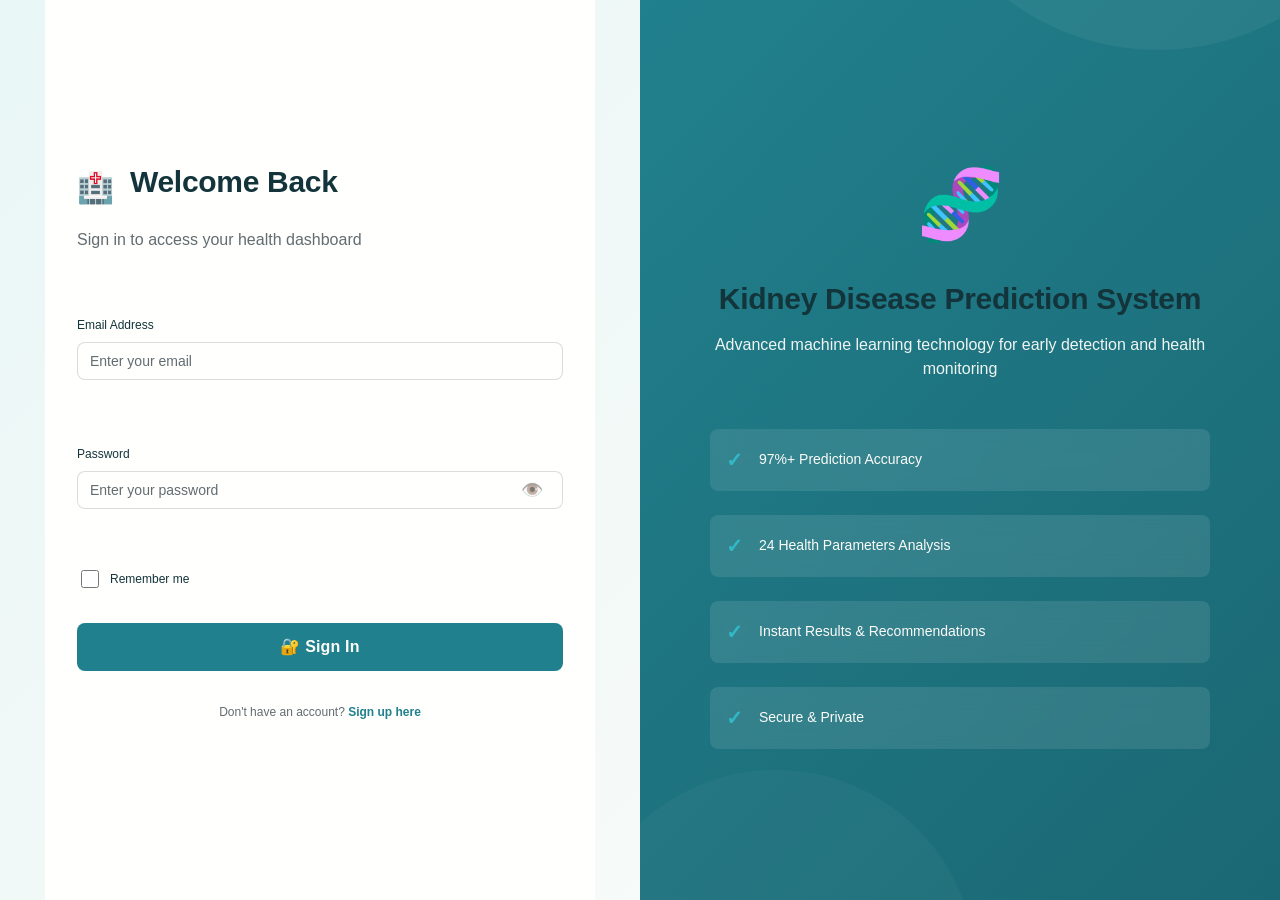
<file: Kidney_Disease_App/frontend/index.html>
<!DOCTYPE html>
<html lang="en">
<head>
    <meta charset="UTF-8">
    <meta name="viewport" content="width=device-width, initial-scale=1.0">
    <title>Kidney Disease Prediction - Login</title>
    <link rel="stylesheet" href="auth-style.css">
</head>
<body>
    <!-- Toast Container -->
    <div id="toastContainer" class="toast-container"></div>

    <!-- Login Page -->
    <div id="loginPage" class="auth-page active">
        <div class="auth-container">
            <!-- Left Side - Login Form -->
            <div class="auth-box">
                <div class="auth-header">
                    <div class="logo-section">
                        <span class="logo-icon">🏥</span>
                        <h1>Welcome Back</h1>
                    </div>
                    <p>Sign in to access your health dashboard</p>
                </div>

                <form id="loginForm" class="auth-form">
                    <div class="form-group">
                        <label for="loginEmail">Email Address</label>
                        <input 
                            type="email" 
                            id="loginEmail" 
                            placeholder="Enter your email"
                            autocomplete="email"
                            required
                        >
                        <span id="loginEmailError" class="error-message"></span>
                    </div>

                    <div class="form-group">
                        <label for="loginPassword">Password</label>
                        <div class="password-input-group">
                            <input 
                                type="password" 
                                id="loginPassword" 
                                placeholder="Enter your password"
                                autocomplete="current-password"
                                required
                            >
                            <button 
                                type="button" 
                                class="toggle-password" 
                                onclick="togglePasswordVisibility('loginPassword')"
                                aria-label="Toggle password visibility"
                            >
                                👁️
                            </button>
                        </div>
                        <span id="loginPasswordError" class="error-message"></span>
                    </div>

                    <div class="form-options">
                        <label class="remember-me">
                            <input type="checkbox" id="rememberMe">
                            <span>Remember me</span>
                        </label>
                    </div>

                    <button type="submit" class="btn btn-primary btn-large">
                        🔐 Sign In
                    </button>
                </form>

                <div class="auth-footer">
                    <p>Don't have an account? 
                        <button type="button" class="link-btn" onclick="switchToSignup()">
                            Sign up here
                        </button>
                    </p>
                </div>
            </div>

            <!-- Right Side - Banner -->
            <div class="auth-banner">
                <div class="banner-content">
                    <div class="banner-icon">🧬</div>
                    <h2>Kidney Disease Prediction System</h2>
                    <p>Advanced machine learning technology for early detection and health monitoring</p>
                    <div class="features-list">
                        <div class="feature-item">
                            <span class="feature-icon">✓</span>
                            <span>97%+ Prediction Accuracy</span>
                        </div>
                        <div class="feature-item">
                            <span class="feature-icon">✓</span>
                            <span>24 Health Parameters Analysis</span>
                        </div>
                        <div class="feature-item">
                            <span class="feature-icon">✓</span>
                            <span>Instant Results & Recommendations</span>
                        </div>
                        <div class="feature-item">
                            <span class="feature-icon">✓</span>
                            <span>Secure & Private</span>
                        </div>
                    </div>
                </div>
            </div>
        </div>
    </div>

    <!-- Signup Page -->
    <div id="signupPage" class="auth-page">
        <div class="auth-container">
            <!-- Left Side - Signup Form -->
            <div class="auth-box">
                <div class="auth-header">
                    <div class="logo-section">
                        <span class="logo-icon">🏥</span>
                        <h1>Create Account</h1>
                    </div>
                    <p>Join us to start your health monitoring journey</p>
                </div>

                <form id="signupForm" class="auth-form">
                    <div class="form-group">
                        <label for="signupName">Full Name</label>
                        <input 
                            type="text" 
                            id="signupName" 
                            placeholder="Enter your full name"
                            autocomplete="name"
                            required
                        >
                        <span id="signupNameError" class="error-message"></span>
                    </div>

                    <div class="form-group">
                        <label for="signupEmail">Email Address</label>
                        <input 
                            type="email" 
                            id="signupEmail" 
                            placeholder="Enter your email"
                            autocomplete="email"
                            required
                        >
                        <span id="signupEmailError" class="error-message"></span>
                    </div>

                    <div class="form-group">
                        <label for="signupPassword">Password</label>
                        <div class="password-input-group">
                            <input 
                                type="password" 
                                id="signupPassword" 
                                placeholder="Create a strong password"
                                autocomplete="new-password"
                                required
                            >
                            <button 
                                type="button" 
                                class="toggle-password" 
                                onclick="togglePasswordVisibility('signupPassword')"
                                aria-label="Toggle password visibility"
                            >
                                👁️
                            </button>
                        </div>
                        <div class="password-strength">
                            <div class="strength-bar"></div>
                        </div>
                        <span id="signupPasswordError" class="error-message"></span>
                    </div>

                    <div class="form-group">
                        <label for="signupConfirmPassword">Confirm Password</label>
                        <div class="password-input-group">
                            <input 
                                type="password" 
                                id="signupConfirmPassword" 
                                placeholder="Re-enter your password"
                                autocomplete="new-password"
                                required
                            >
                            <button 
                                type="button" 
                                class="toggle-password" 
                                onclick="togglePasswordVisibility('signupConfirmPassword')"
                                aria-label="Toggle password visibility"
                            >
                                👁️
                            </button>
                        </div>
                        <span id="signupConfirmPasswordError" class="error-message"></span>
                    </div>

                    <button type="submit" class="btn btn-primary btn-large">
                        🚀 Create Account
                    </button>
                </form>

                <div class="auth-footer">
                    <p>Already have an account? 
                        <button type="button" class="link-btn" onclick="switchToLogin()">
                            Sign in here
                        </button>
                    </p>
                </div>
            </div>

            <!-- Right Side - Banner -->
            <div class="auth-banner">
                <div class="banner-content">
                    <div class="banner-icon">🧬</div>
                    <h2>Advanced Health Analytics</h2>
                    <p>Powered by cutting-edge machine learning algorithms for accurate kidney disease risk assessment</p>
                    <div class="features-list">
                        <div class="feature-item">
                            <span class="feature-icon">✓</span>
                            <span>Free Account & Unlimited Predictions</span>
                        </div>
                        <div class="feature-item">
                            <span class="feature-icon">✓</span>
                            <span>Evidence-Based Recommendations</span>
                        </div>
                        <div class="feature-item">
                            <span class="feature-icon">✓</span>
                            <span>Medical-Grade Analysis</span>
                        </div>
                        <div class="feature-item">
                            <span class="feature-icon">✓</span>
                            <span>HIPAA Compliant Platform</span>
                        </div>
                    </div>
                </div>
            </div>
        </div>
    </div>

    <script src="auth-script.js"></script>
</body>
</html>
</file>
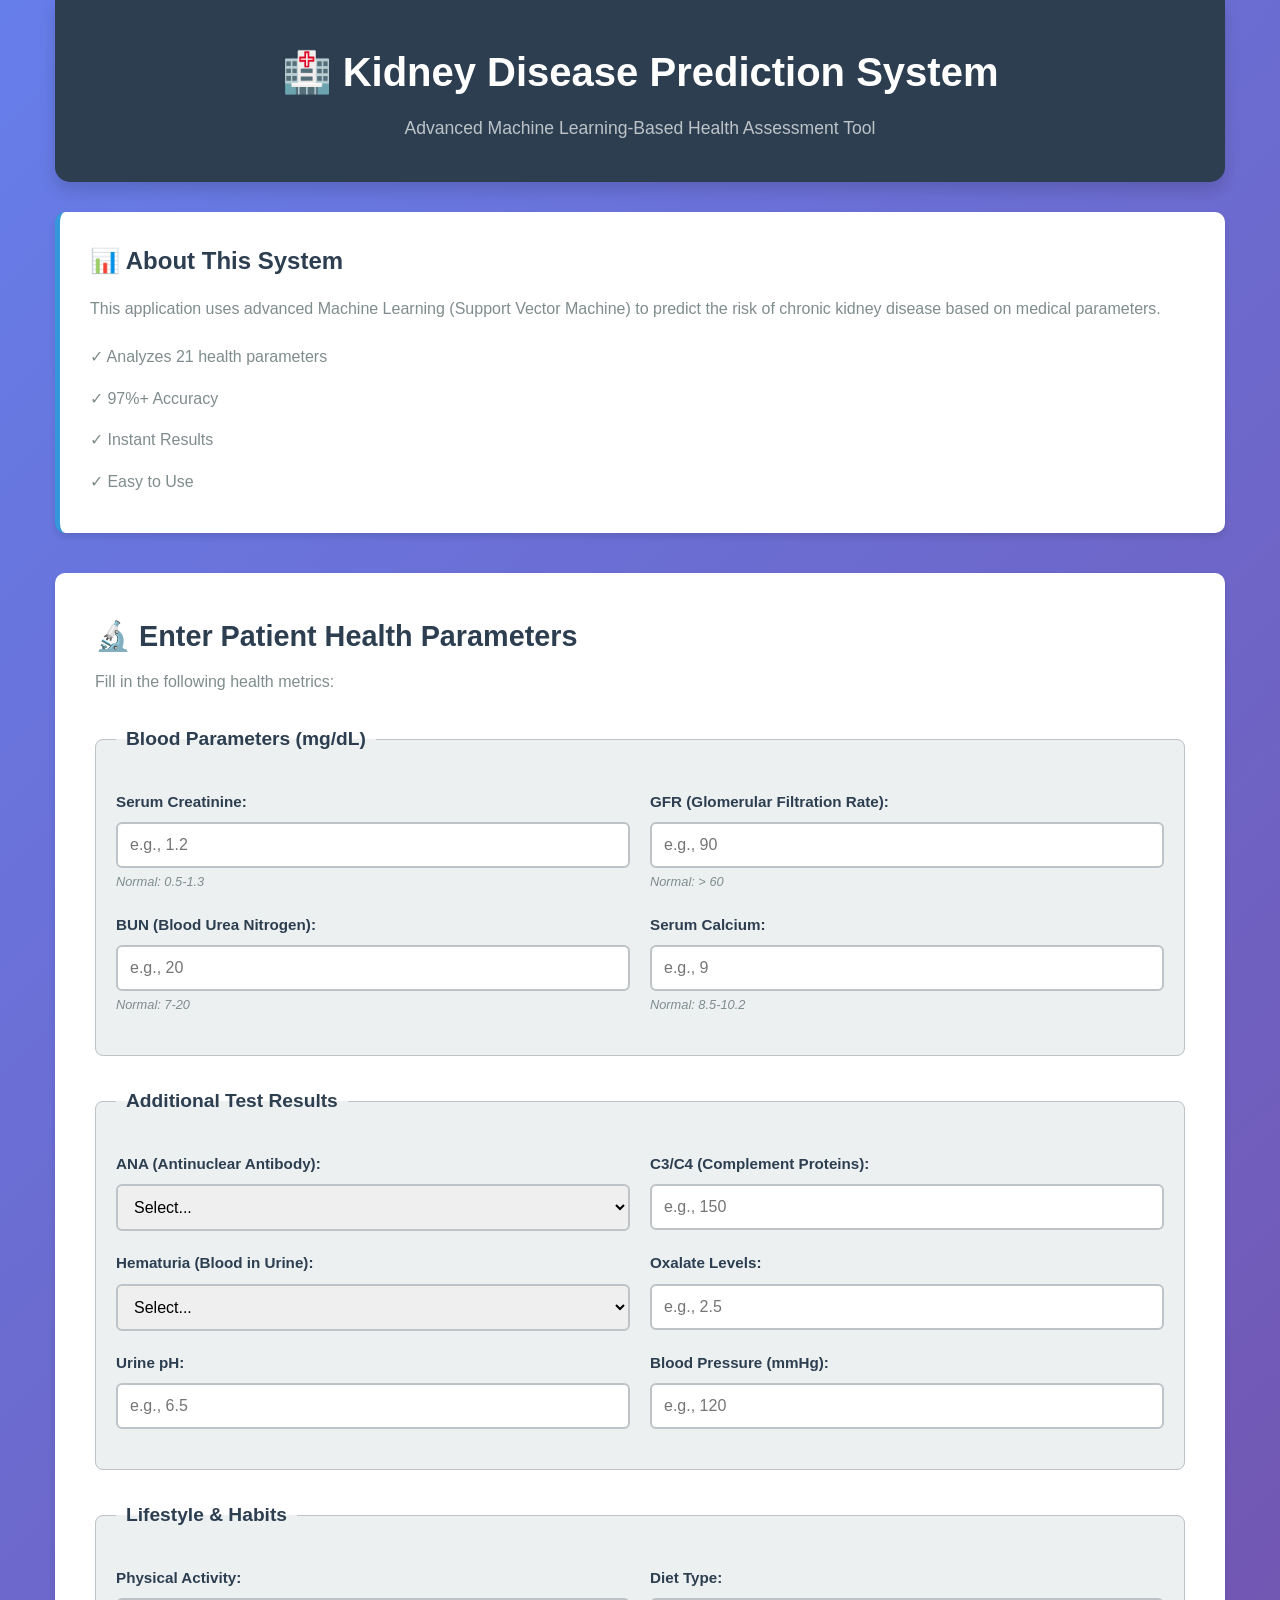
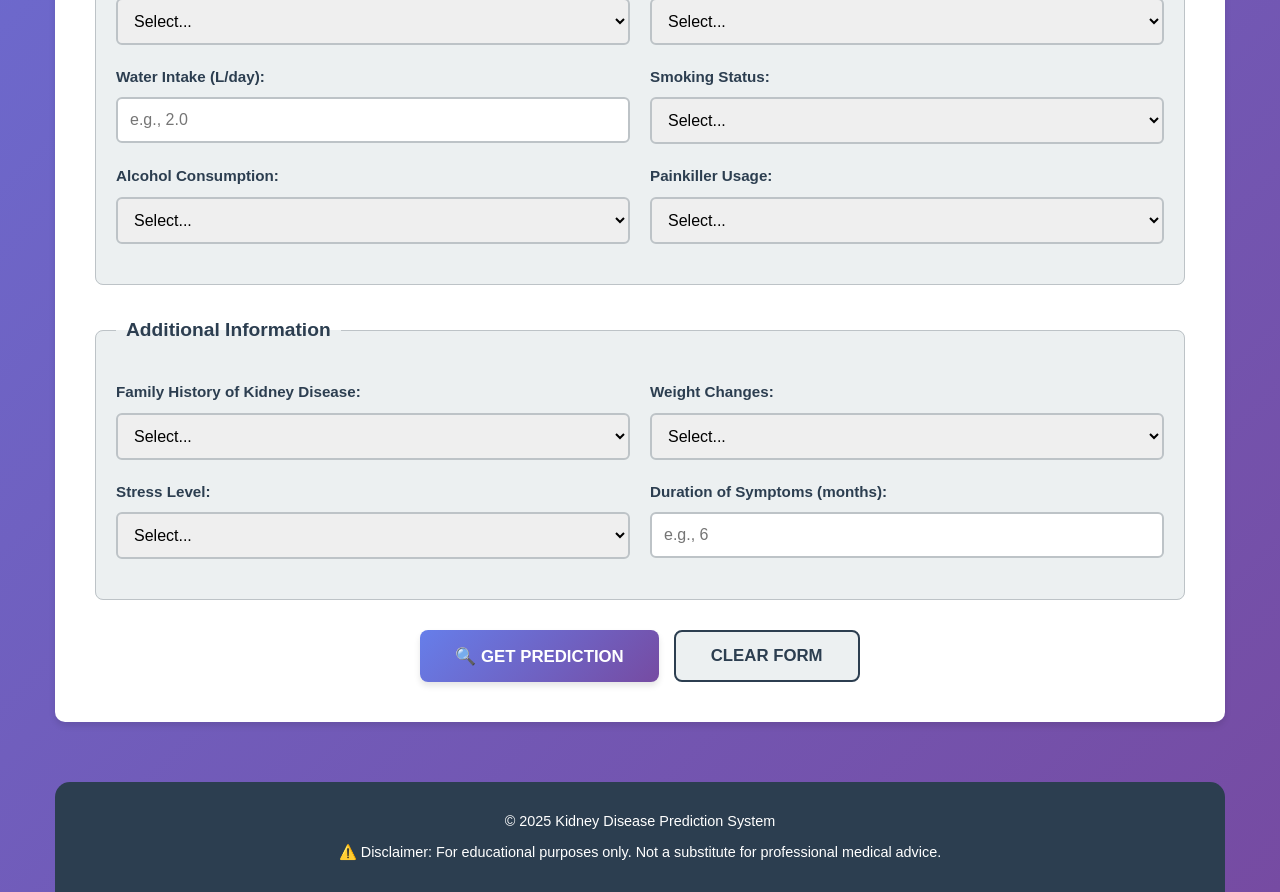
<file: Kidney_Disease_App/frontend_backup/index.html>
<!DOCTYPE html>
<html lang="en">
<head>
    <meta charset="UTF-8">
    <meta name="viewport" content="width=device-width, initial-scale=1.0">
    <title>Kidney Disease Prediction System</title>
    <link rel="stylesheet" href="style.css">
</head>
<body>
    <div class="container">
        <!-- Header -->
        <header class="header">
            <div class="header-content">
                <h1>🏥 Kidney Disease Prediction System</h1>
                <p>Advanced Machine Learning-Based Health Assessment Tool</p>
            </div>
        </header>

        <!-- Main Content -->
        <main class="main-content">
            <!-- Information Section -->
            <section class="info-section">
                <div class="info-card">
                    <h2>📊 About This System</h2>
                    <p>This application uses advanced Machine Learning (Support Vector Machine) to predict the risk of chronic kidney disease based on medical parameters.</p>
                    <ul>
                        <li>✓ Analyzes 21 health parameters</li>
                        <li>✓ 97%+ Accuracy</li>
                        <li>✓ Instant Results</li>
                        <li>✓ Easy to Use</li>
                    </ul>
                </div>
            </section>

            <!-- Prediction Form Section -->
            <section class="form-section">
                <div class="form-container">
                    <h2>🔬 Enter Patient Health Parameters</h2>
                    <p class="form-subtitle">Fill in the following health metrics:</p>
                    
                    <form id="predictionForm">
                        <!-- Blood Parameters -->
                        <fieldset class="form-group">
                            <legend>Blood Parameters (mg/dL)</legend>
                            
                            <div class="form-row">
                                <div class="form-col">
                                    <label for="serum_creatinine">Serum Creatinine:</label>
                                    <input type="number" id="serum_creatinine" name="serum_creatinine" step="0.01" min="0" max="10" placeholder="e.g., 1.2" required>
                                    <span class="hint">Normal: 0.5-1.3</span>
                                </div>
                                <div class="form-col">
                                    <label for="gfr">GFR (Glomerular Filtration Rate):</label>
                                    <input type="number" id="gfr" name="gfr" step="0.1" min="0" max="150" placeholder="e.g., 90" required>
                                    <span class="hint">Normal: > 60</span>
                                </div>
                            </div>

                            <div class="form-row">
                                <div class="form-col">
                                    <label for="bun">BUN (Blood Urea Nitrogen):</label>
                                    <input type="number" id="bun" name="bun" step="0.1" min="0" max="200" placeholder="e.g., 20" required>
                                    <span class="hint">Normal: 7-20</span>
                                </div>
                                <div class="form-col">
                                    <label for="serum_calcium">Serum Calcium:</label>
                                    <input type="number" id="serum_calcium" name="serum_calcium" step="0.1" min="0" max="15" placeholder="e.g., 9" required>
                                    <span class="hint">Normal: 8.5-10.2</span>
                                </div>
                            </div>
                        </fieldset>

                        <!-- Test Results -->
                        <fieldset class="form-group">
                            <legend>Additional Test Results</legend>
                            
                            <div class="form-row">
                                <div class="form-col">
                                    <label for="ana">ANA (Antinuclear Antibody):</label>
                                    <select id="ana" name="ana" required>
                                        <option value="">Select...</option>
                                        <option value="0">Negative (0)</option>
                                        <option value="1">Positive (1)</option>
                                    </select>
                                </div>
                                <div class="form-col">
                                    <label for="c3_c4">C3/C4 (Complement Proteins):</label>
                                    <input type="number" id="c3_c4" name="c3_c4" step="0.1" min="0" max="200" placeholder="e.g., 150" required>
                                </div>
                            </div>

                            <div class="form-row">
                                <div class="form-col">
                                    <label for="hematuria">Hematuria (Blood in Urine):</label>
                                    <select id="hematuria" name="hematuria" required>
                                        <option value="">Select...</option>
                                        <option value="0">Absent (0)</option>
                                        <option value="1">Present (1)</option>
                                    </select>
                                </div>
                                <div class="form-col">
                                    <label for="oxalate_levels">Oxalate Levels:</label>
                                    <input type="number" id="oxalate_levels" name="oxalate_levels" step="0.1" min="0" max="10" placeholder="e.g., 2.5" required>
                                </div>
                            </div>

                            <div class="form-row">
                                <div class="form-col">
                                    <label for="urine_ph">Urine pH:</label>
                                    <input type="number" id="urine_ph" name="urine_ph" step="0.1" min="3" max="9" placeholder="e.g., 6.5" required>
                                </div>
                                <div class="form-col">
                                    <label for="blood_pressure">Blood Pressure (mmHg):</label>
                                    <input type="number" id="blood_pressure" name="blood_pressure" step="0.1" min="0" max="250" placeholder="e.g., 120" required>
                                </div>
                            </div>
                        </fieldset>

                        <!-- Lifestyle Factors -->
                        <fieldset class="form-group">
                            <legend>Lifestyle & Habits</legend>
                            
                            <div class="form-row">
                                <div class="form-col">
                                    <label for="physical_activity">Physical Activity:</label>
                                    <select id="physical_activity" name="physical_activity" required>
                                        <option value="">Select...</option>
                                        <option value="daily">Daily</option>
                                        <option value="weekly">Weekly</option>
                                        <option value="rarely">Rarely</option>
                                    </select>
                                </div>
                                <div class="form-col">
                                    <label for="diet">Diet Type:</label>
                                    <select id="diet" name="diet" required>
                                        <option value="">Select...</option>
                                        <option value="high protein">High Protein</option>
                                        <option value="low salt">Low Salt</option>
                                        <option value="balanced">Balanced</option>
                                    </select>
                                </div>
                            </div>

                            <div class="form-row">
                                <div class="form-col">
                                    <label for="water_intake">Water Intake (L/day):</label>
                                    <input type="number" id="water_intake" name="water_intake" step="0.1" min="0" max="5" placeholder="e.g., 2.0" required>
                                </div>
                                <div class="form-col">
                                    <label for="smoking">Smoking Status:</label>
                                    <select id="smoking" name="smoking" required>
                                        <option value="">Select...</option>
                                        <option value="yes">Yes</option>
                                        <option value="no">No</option>
                                    </select>
                                </div>
                            </div>

                            <div class="form-row">
                                <div class="form-col">
                                    <label for="alcohol">Alcohol Consumption:</label>
                                    <select id="alcohol" name="alcohol" required>
                                        <option value="">Select...</option>
                                        <option value="never">Never</option>
                                        <option value="occasionally">Occasionally</option>
                                        <option value="daily">Daily</option>
                                    </select>
                                </div>
                                <div class="form-col">
                                    <label for="painkiller_usage">Painkiller Usage:</label>
                                    <select id="painkiller_usage" name="painkiller_usage" required>
                                        <option value="">Select...</option>
                                        <option value="yes">Yes</option>
                                        <option value="no">No</option>
                                    </select>
                                </div>
                            </div>
                        </fieldset>

                        <!-- Additional Information -->
                        <fieldset class="form-group">
                            <legend>Additional Information</legend>
                            
                            <div class="form-row">
                                <div class="form-col">
                                    <label for="family_history">Family History of Kidney Disease:</label>
                                    <select id="family_history" name="family_history" required>
                                        <option value="">Select...</option>
                                        <option value="yes">Yes</option>
                                        <option value="no">No</option>
                                    </select>
                                </div>
                                <div class="form-col">
                                    <label for="weight_changes">Weight Changes:</label>
                                    <select id="weight_changes" name="weight_changes" required>
                                        <option value="">Select...</option>
                                        <option value="gain">Gain</option>
                                        <option value="loss">Loss</option>
                                        <option value="stable">Stable</option>
                                    </select>
                                </div>
                            </div>

                            <div class="form-row">
                                <div class="form-col">
                                    <label for="stress_level">Stress Level:</label>
                                    <select id="stress_level" name="stress_level" required>
                                        <option value="">Select...</option>
                                        <option value="low">Low</option>
                                        <option value="moderate">Moderate</option>
                                        <option value="high">High</option>
                                    </select>
                                </div>
                                <div class="form-col">
                                    <label for="months">Duration of Symptoms (months):</label>
                                    <input type="number" id="months" name="months" step="1" min="0" max="60" placeholder="e.g., 6" required>
                                </div>
                            </div>
                        </fieldset>

                        <!-- Buttons -->
                        <div class="button-group">
                            <button type="submit" class="btn btn-primary">🔍 Get Prediction</button>
                            <button type="reset" class="btn btn-secondary">Clear Form</button>
                        </div>
                    </form>
                </div>
            </section>
        </main>

        <!-- Footer -->
        <footer class="footer">
            <p>&copy; 2025 Kidney Disease Prediction System</p>
            <p>⚠️ Disclaimer: For educational purposes only. Not a substitute for professional medical advice.</p>
        </footer>
    </div>

    <script src="script.js"></script>
</body>
</html>
</file>
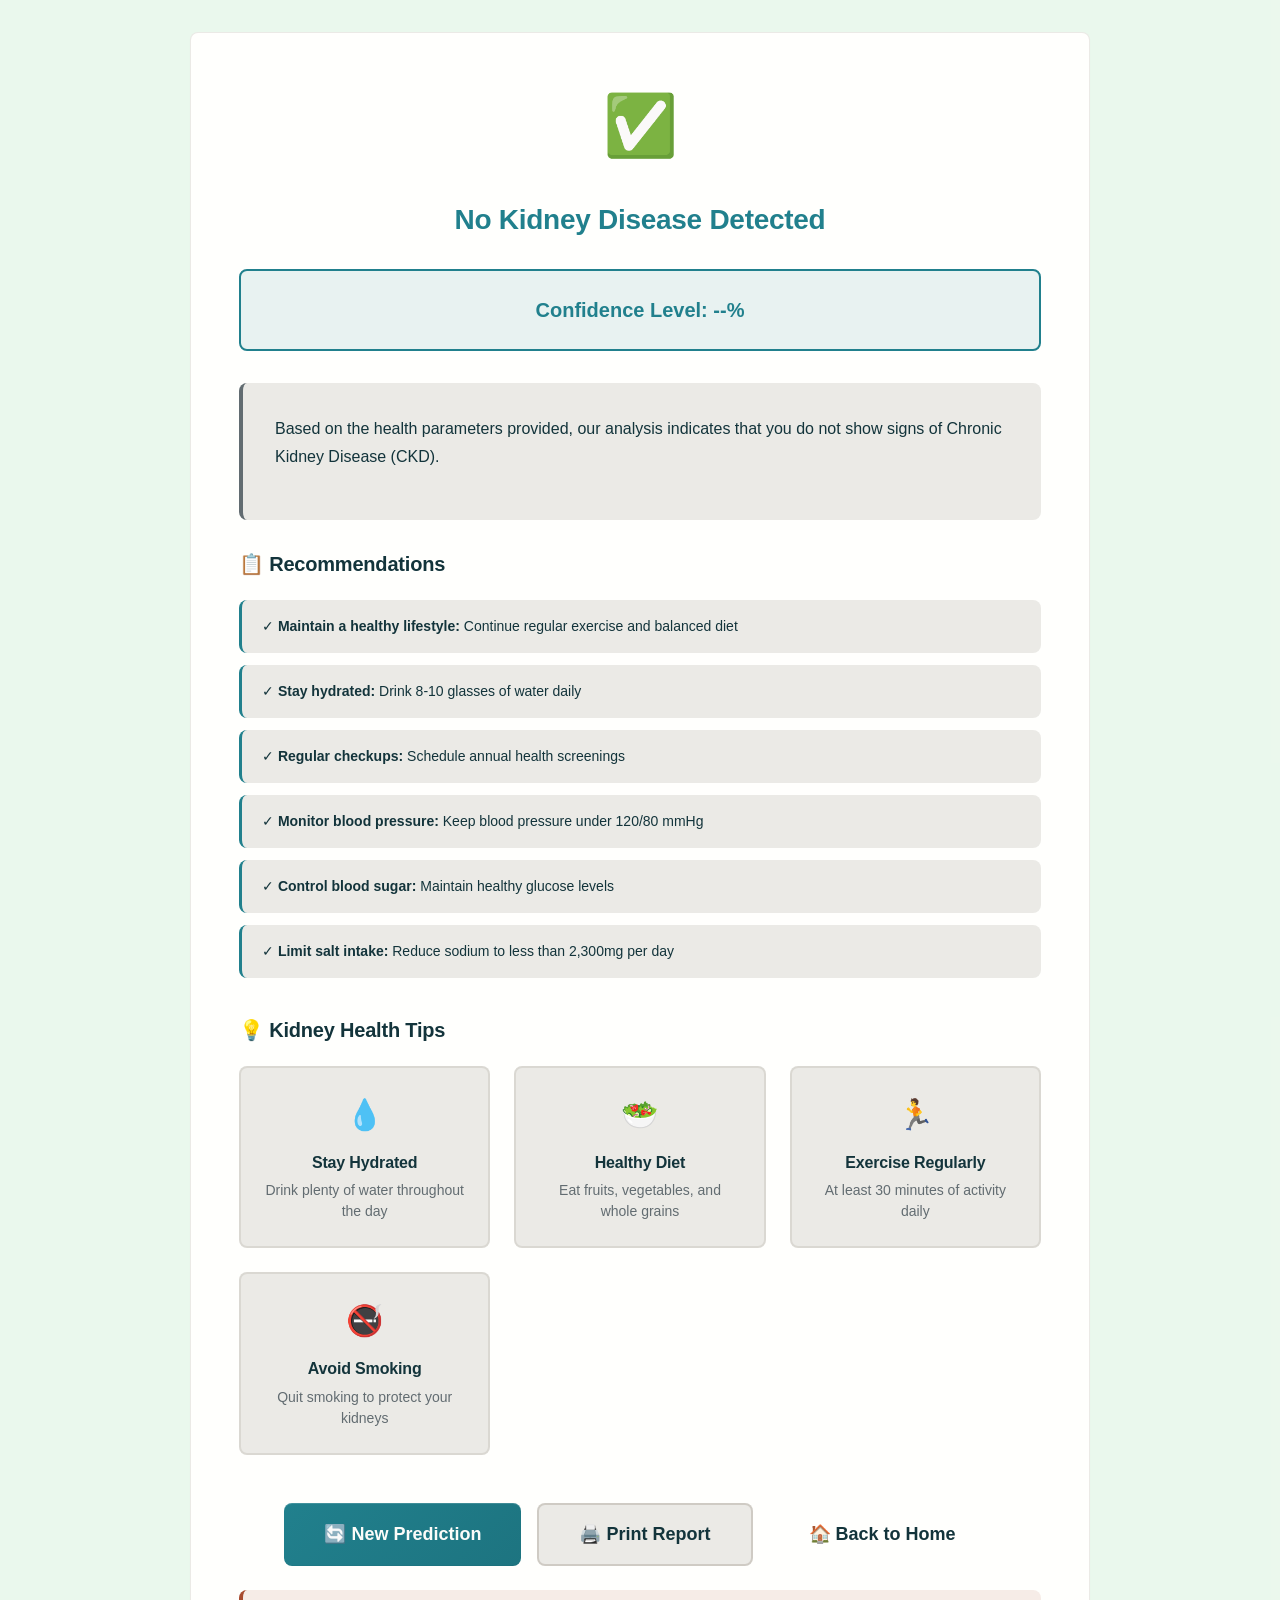
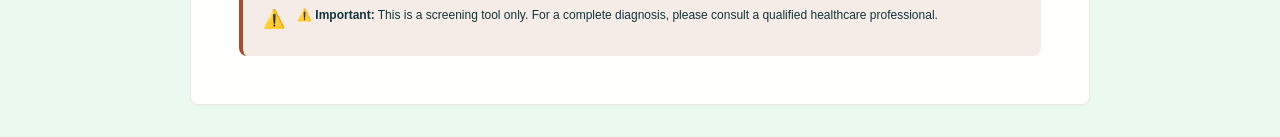
<file: Kidney_Disease_App/frontend/healthy.html>
<!DOCTYPE html>
<html lang="en">
<head>
    <meta charset="UTF-8">
    <meta name="viewport" content="width=device-width, initial-scale=1.0">
    <title>Healthy Result - Kidney Disease Prediction</title>
    <link rel="stylesheet" href="prediction-style.css">
</head>
<body>
    <div class="result-container healthy-bg">
        <div class="result-card">
            <div class="result-icon success">
                <span class="icon-large">✅</span>
            </div>
            
            <h1 class="result-title success">No Kidney Disease Detected</h1>
            
            <div class="confidence-badge success">
                <span class="confidence-label">Confidence Level:</span>
                <span class="confidence-value" id="confidenceValue">--</span>%
            </div>
            
            <div class="result-message">
                <p>Based on the health parameters provided, our analysis indicates that you do not show signs of Chronic Kidney Disease (CKD).</p>
            </div>
            
            <div class="recommendations">
                <h3>📋 Recommendations</h3>
                <ul>
                    <li>✓ <strong>Maintain a healthy lifestyle:</strong> Continue regular exercise and balanced diet</li>
                    <li>✓ <strong>Stay hydrated:</strong> Drink 8-10 glasses of water daily</li>
                    <li>✓ <strong>Regular checkups:</strong> Schedule annual health screenings</li>
                    <li>✓ <strong>Monitor blood pressure:</strong> Keep blood pressure under 120/80 mmHg</li>
                    <li>✓ <strong>Control blood sugar:</strong> Maintain healthy glucose levels</li>
                    <li>✓ <strong>Limit salt intake:</strong> Reduce sodium to less than 2,300mg per day</li>
                </ul>
            </div>
            
            <div class="health-tips">
                <h3>💡 Kidney Health Tips</h3>
                <div class="tips-grid">
                    <div class="tip-card">
                        <span class="tip-icon">💧</span>
                        <h4>Stay Hydrated</h4>
                        <p>Drink plenty of water throughout the day</p>
                    </div>
                    <div class="tip-card">
                        <span class="tip-icon">🥗</span>
                        <h4>Healthy Diet</h4>
                        <p>Eat fruits, vegetables, and whole grains</p>
                    </div>
                    <div class="tip-card">
                        <span class="tip-icon">🏃</span>
                        <h4>Exercise Regularly</h4>
                        <p>At least 30 minutes of activity daily</p>
                    </div>
                    <div class="tip-card">
                        <span class="tip-icon">🚭</span>
                        <h4>Avoid Smoking</h4>
                        <p>Quit smoking to protect your kidneys</p>
                    </div>
                </div>
            </div>
            
            <div class="action-buttons">
                <button class="btn btn--primary btn--lg" onclick="window.location.href='prediction.html'">
                    🔄 New Prediction
                </button>
                <button class="btn btn--secondary btn--lg" onclick="window.print()">
                    🖨️ Print Report
                </button>
                <button class="btn btn--outline btn--lg" onclick="window.location.href='index.html'">
                    🏠 Back to Home
                </button>
            </div>
            
            <div class="disclaimer">
                <p><strong>⚠️ Important:</strong> This is a screening tool only. For a complete diagnosis, please consult a qualified healthcare professional.</p>
            </div>
        </div>
    </div>
    
    <script>
        // Get confidence from URL parameter
        const urlParams = new URLSearchParams(window.location.search);
        const confidence = urlParams.get('confidence');
        
        if (confidence) {
            document.getElementById('confidenceValue').textContent = parseFloat(confidence).toFixed(2);
        }
    </script>
</body>
</html>
</file>
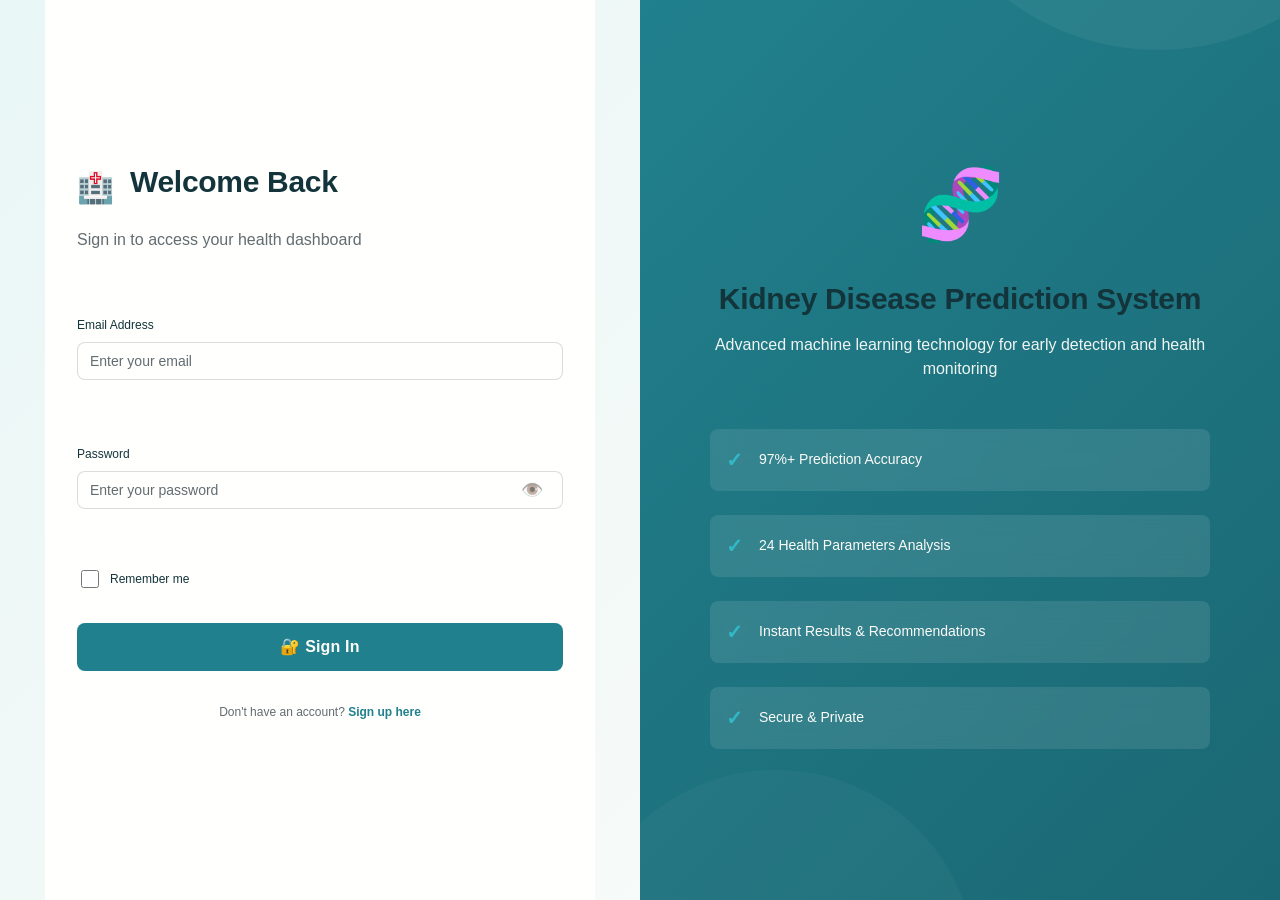
<file: Kidney_Disease_App/frontend/prediction.html>
<!DOCTYPE html>
<html lang="en">
<head>
    <meta charset="UTF-8">
    <meta name="viewport" content="width=device-width, initial-scale=1.0">
    <title>Kidney Disease Prediction</title>
    <link rel="stylesheet" href="prediction-style.css">
</head>
<body>
    <!-- Header -->
    <header class="header">
        <div class="header-container">
            <div class="logo">
                <span class="logo-icon">🏥</span>
                <h1>Kidney Disease Prediction</h1>
            </div>
            <div class="header-right">
                <span class="user-greeting" id="userGreeting">Welcome!</span>
                <button class="btn-logout" onclick="handleLogout()">🚪 Logout</button>
            </div>
        </div>
    </header>

    <!-- Main Container -->
    <div class="main-container">
        <!-- Sidebar -->
        <aside class="sidebar">
            <nav class="nav-menu">
                <a href="prediction.html" class="nav-item active">🔬 Prediction</a>
                <a href="#" class="nav-item">📊 History</a>
                <a href="#" class="nav-item">⚙️ Settings</a>
                <a href="#" class="nav-item">❓ Help</a>
            </nav>
        </aside>

        <!-- Main Content -->
        <main class="content">
            <!-- Welcome Section -->
            <section class="welcome-section">
                <h2>🧬 Chronic Kidney Disease Risk Assessment</h2>
                <p class="subtitle">Advanced ML-based diagnostic tool analyzing 24 health parameters</p>
            </section>

            <!-- Info Card -->
            <div class="info-card">
                <h3>📊 About This System</h3>
                <p>Advanced Machine Learning-based assessment tool for chronic kidney disease risk prediction.</p>
                <ul>
                    <li>✓ 24 health parameters analyzed (11 numeric + 13 categorical)</li>
                    <li>✓ 97%+ Accuracy</li>
                    <li>✓ Instant Results</li>
                    <li>✓ Evidence-based recommendations</li>
                </ul>
                <div class="disclaimer">
                    <strong>⚠️ Disclaimer:</strong> This tool is for informational purposes only and should not replace professional medical advice. Always consult with a qualified healthcare provider.
                </div>
            </div>

            <!-- Prediction Form -->
            <form id="predictionForm" class="prediction-form">
                <h3 class="form-title">🔬 Enter Patient Health Parameters</h3>
                <p class="form-subtitle">Fill in the following health metrics (leave blank if not available)</p>

                <!-- NUMERIC FEATURES (11) -->
                <div class="form-section">
                    <h4 class="section-title">📈 Numeric Features</h4>
                    
                    <div class="form-row">
                        <div class="form-group">
                            <label for="age" class="form-label">Age (years)</label>
                            <input type="number" id="age" name="age" class="form-control" placeholder="e.g., 48" min="0" max="120" step="1">
                        </div>
                        
                        <div class="form-group">
                            <label for="bp" class="form-label">Blood Pressure (mm/Hg)</label>
                            <input type="number" id="bp" name="bp" class="form-control" placeholder="e.g., 80" min="0" max="200" step="1">
                        </div>
                    </div>

                    <div class="form-row">
                        <div class="form-group">
                            <label for="sg" class="form-label">Specific Gravity</label>
                            <input type="number" id="sg" name="sg" class="form-control" placeholder="e.g., 1.020" min="1.000" max="1.050" step="0.001">
                        </div>
                        
                        <div class="form-group">
                            <label for="al" class="form-label">Albumin (0-5)</label>
                            <input type="number" id="al" name="al" class="form-control" placeholder="e.g., 0" min="0" max="5" step="1">
                        </div>
                    </div>

                    <div class="form-row">
                        <div class="form-group">
                            <label for="su" class="form-label">Sugar (0-5)</label>
                            <input type="number" id="su" name="su" class="form-control" placeholder="e.g., 0" min="0" max="5" step="1">
                        </div>
                        
                        <div class="form-group">
                            <label for="bgr" class="form-label">Blood Glucose Random (mgs/dl)</label>
                            <input type="number" id="bgr" name="bgr" class="form-control" placeholder="e.g., 121" min="0" max="500" step="1">
                        </div>
                    </div>

                    <div class="form-row">
                        <div class="form-group">
                            <label for="bu" class="form-label">Blood Urea (mgs/dl)</label>
                            <input type="number" id="bu" name="bu" class="form-control" placeholder="e.g., 36" min="0" max="300" step="1">
                        </div>
                        
                        <div class="form-group">
                            <label for="sc" class="form-label">Serum Creatinine (mgs/dl)</label>
                            <input type="number" id="sc" name="sc" class="form-control" placeholder="e.g., 1.2" min="0" max="20" step="0.1">
                        </div>
                    </div>

                    <div class="form-row">
                        <div class="form-group">
                            <label for="sod" class="form-label">Sodium (mEq/L)</label>
                            <input type="number" id="sod" name="sod" class="form-control" placeholder="e.g., 137" min="0" max="200" step="1">
                        </div>
                        
                        <div class="form-group">
                            <label for="pot" class="form-label">Potassium (mEq/L)</label>
                            <input type="number" id="pot" name="pot" class="form-control" placeholder="e.g., 4.6" min="0" max="10" step="0.1">
                        </div>
                    </div>

                    <div class="form-row">
                        <div class="form-group">
                            <label for="hemo" class="form-label">Hemoglobin (gms)</label>
                            <input type="number" id="hemo" name="hemo" class="form-control" placeholder="e.g., 15.4" min="0" max="20" step="0.1">
                        </div>
                    </div>
                </div>

                <!-- CATEGORICAL FEATURES (13) -->
                <div class="form-section">
                    <h4 class="section-title">🔍 Categorical Features</h4>
                    
                    <div class="form-row">
                        <div class="form-group">
                            <label for="rbc" class="form-label">Red Blood Cells</label>
                            <select id="rbc" name="rbc" class="form-control">
                                <option value="">Select...</option>
                                <option value="normal">Normal</option>
                                <option value="abnormal">Abnormal</option>
                            </select>
                        </div>
                        
                        <div class="form-group">
                            <label for="pc" class="form-label">Pus Cell</label>
                            <select id="pc" name="pc" class="form-control">
                                <option value="">Select...</option>
                                <option value="normal">Normal</option>
                                <option value="abnormal">Abnormal</option>
                            </select>
                        </div>
                    </div>

                    <div class="form-row">
                        <div class="form-group">
                            <label for="pcc" class="form-label">Pus Cell Clumps</label>
                            <select id="pcc" name="pcc" class="form-control">
                                <option value="">Select...</option>
                                <option value="notpresent">Not Present</option>
                                <option value="present">Present</option>
                            </select>
                        </div>
                        
                        <div class="form-group">
                            <label for="ba" class="form-label">Bacteria</label>
                            <select id="ba" name="ba" class="form-control">
                                <option value="">Select...</option>
                                <option value="notpresent">Not Present</option>
                                <option value="present">Present</option>
                            </select>
                        </div>
                    </div>

                    <div class="form-row">
                        <div class="form-group">
                            <label for="pcv" class="form-label">Packed Cell Volume</label>
                            <input type="number" id="pcv" name="pcv" class="form-control" placeholder="e.g., 44" min="0" max="100" step="1">
                        </div>
                        
                        <div class="form-group">
                            <label for="wc" class="form-label">White Blood Cell Count (cells/cumm)</label>
                            <input type="number" id="wc" name="wc" class="form-control" placeholder="e.g., 7800" min="0" max="50000" step="1">
                        </div>
                    </div>

                    <div class="form-row">
                        <div class="form-group">
                            <label for="rc" class="form-label">Red Blood Cell Count (millions/cmm)</label>
                            <input type="number" id="rc" name="rc" class="form-control" placeholder="e.g., 5.2" min="0" max="10" step="0.1">
                        </div>
                        
                        <div class="form-group">
                            <label for="htn" class="form-label">Hypertension</label>
                            <select id="htn" name="htn" class="form-control">
                                <option value="">Select...</option>
                                <option value="no">No</option>
                                <option value="yes">Yes</option>
                            </select>
                        </div>
                    </div>

                    <div class="form-row">
                        <div class="form-group">
                            <label for="dm" class="form-label">Diabetes Mellitus</label>
                            <select id="dm" name="dm" class="form-control">
                                <option value="">Select...</option>
                                <option value="no">No</option>
                                <option value="yes">Yes</option>
                            </select>
                        </div>
                        
                        <div class="form-group">
                            <label for="cad" class="form-label">Coronary Artery Disease</label>
                            <select id="cad" name="cad" class="form-control">
                                <option value="">Select...</option>
                                <option value="no">No</option>
                                <option value="yes">Yes</option>
                            </select>
                        </div>
                    </div>

                    <div class="form-row">
                        <div class="form-group">
                            <label for="appet" class="form-label">Appetite</label>
                            <select id="appet" name="appet" class="form-control">
                                <option value="">Select...</option>
                                <option value="good">Good</option>
                                <option value="poor">Poor</option>
                            </select>
                        </div>
                        
                        <div class="form-group">
                            <label for="pe" class="form-label">Pedal Edema</label>
                            <select id="pe" name="pe" class="form-control">
                                <option value="">Select...</option>
                                <option value="no">No</option>
                                <option value="yes">Yes</option>
                            </select>
                        </div>
                    </div>

                    <div class="form-row">
                        <div class="form-group">
                            <label for="ane" class="form-label">Anemia</label>
                            <select id="ane" name="ane" class="form-control">
                                <option value="">Select...</option>
                                <option value="no">No</option>
                                <option value="yes">Yes</option>
                            </select>
                        </div>
                    </div>
                </div>

                <!-- Submit Button -->
                <div class="form-actions">
                    <button type="submit" class="btn btn--primary btn--lg btn--full-width">
                        🔍 Analyze Health Data
                    </button>
                </div>
            </form>
        </main>
    </div>

    <script src="prediction-script.js"></script>
</body>
</html>
</file>
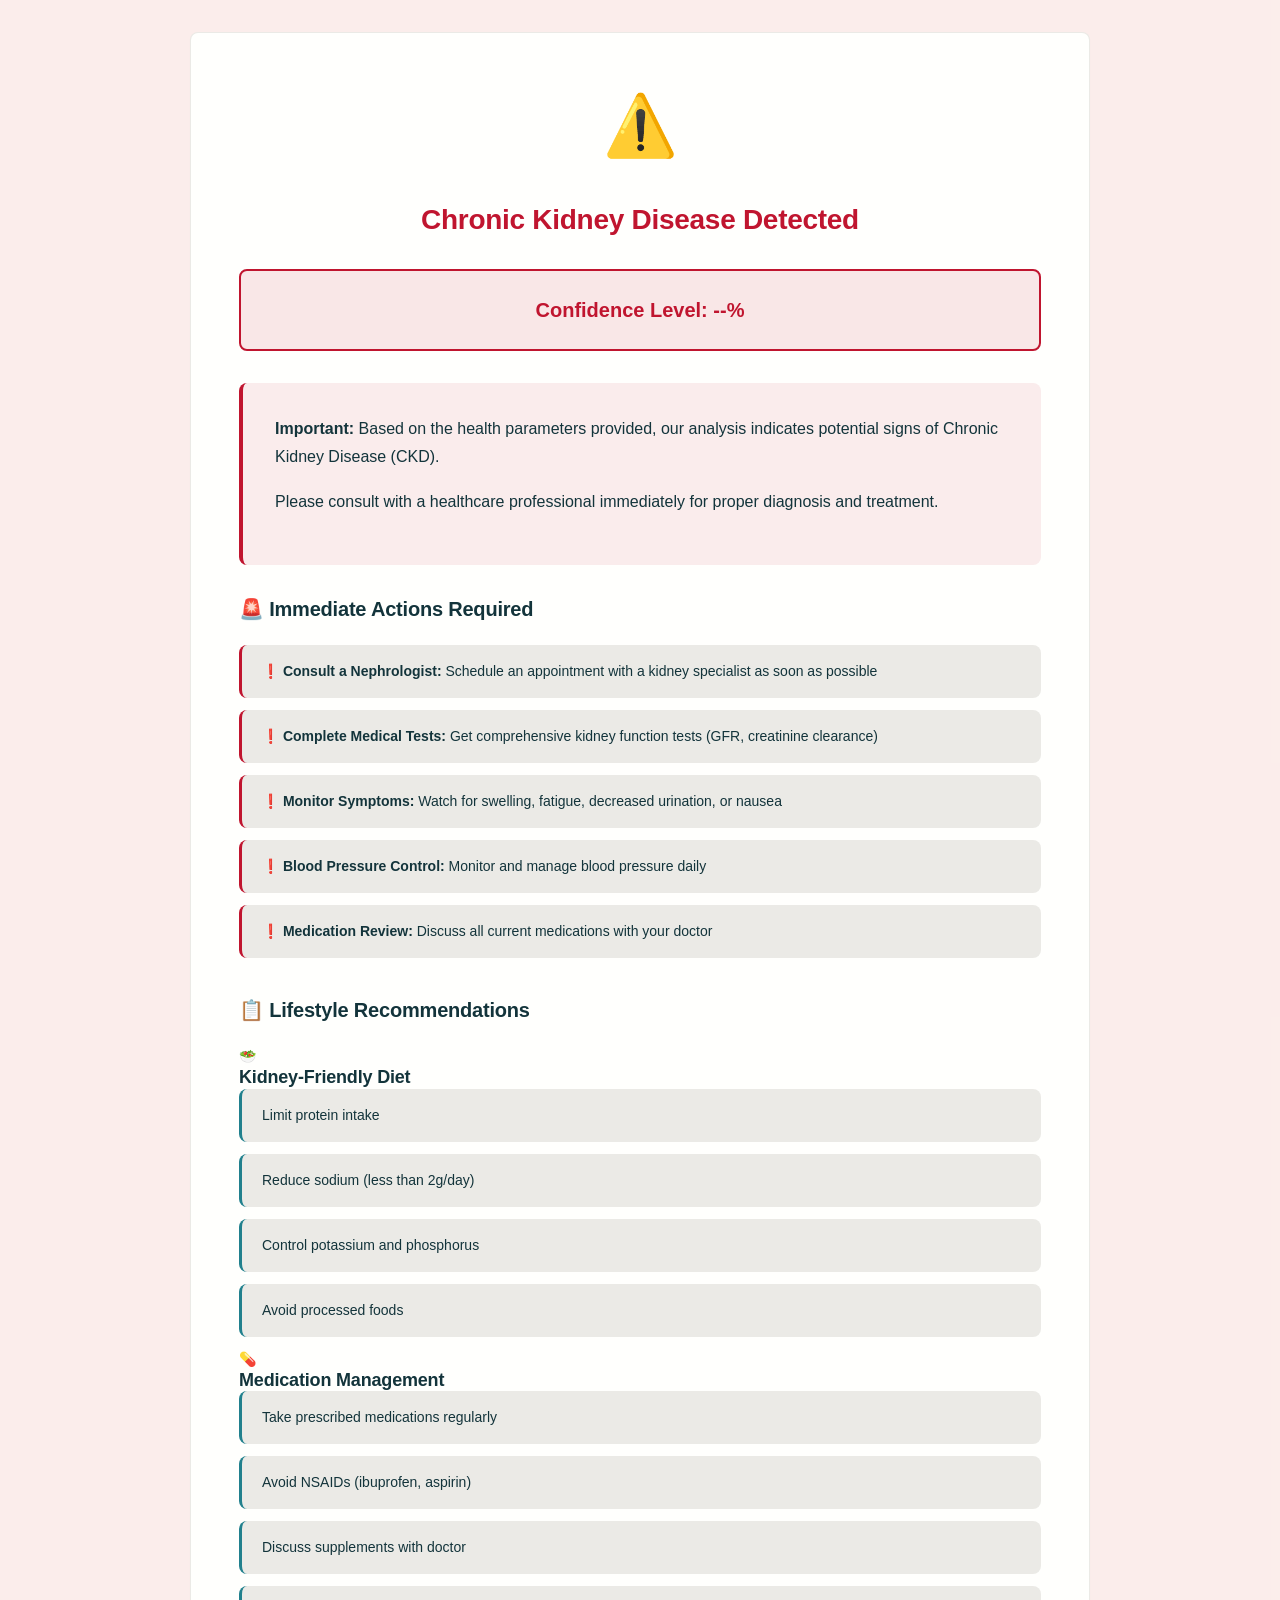
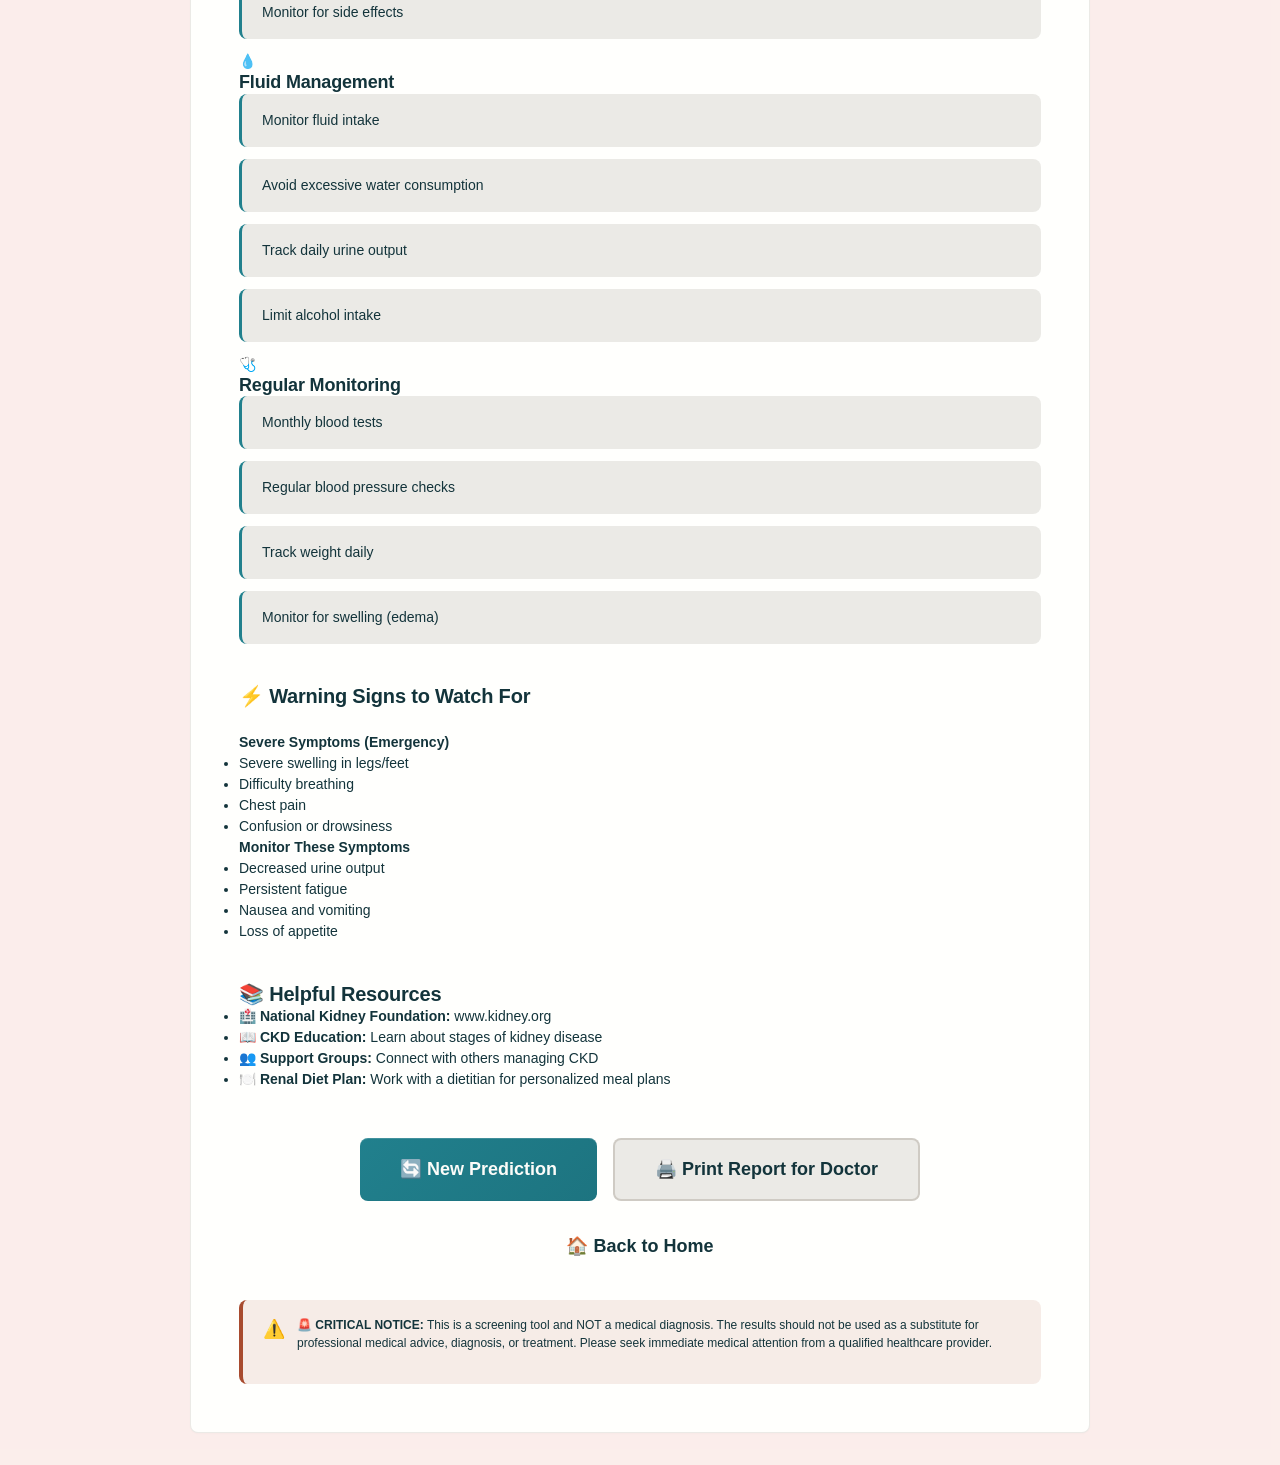
<file: Kidney_Disease_App/frontend/unhealthy.html>
<!DOCTYPE html>
<html lang="en">
<head>
    <meta charset="UTF-8">
    <meta name="viewport" content="width=device-width, initial-scale=1.0">
    <title>CKD Detected - Kidney Disease Prediction</title>
    <link rel="stylesheet" href="prediction-style.css">
</head>
<body>
    <div class="result-container unhealthy-bg">
        <div class="result-card">
            <div class="result-icon warning">
                <span class="icon-large">⚠️</span>
            </div>
            
            <h1 class="result-title warning">Chronic Kidney Disease Detected</h1>
            
            <div class="confidence-badge warning">
                <span class="confidence-label">Confidence Level:</span>
                <span class="confidence-value" id="confidenceValue">--</span>%
            </div>
            
            <div class="result-message alert">
                <p><strong>Important:</strong> Based on the health parameters provided, our analysis indicates potential signs of Chronic Kidney Disease (CKD).</p>
                <p>Please consult with a healthcare professional immediately for proper diagnosis and treatment.</p>
            </div>
            
            <div class="urgent-actions">
                <h3>🚨 Immediate Actions Required</h3>
                <ul>
                    <li>❗ <strong>Consult a Nephrologist:</strong> Schedule an appointment with a kidney specialist as soon as possible</li>
                    <li>❗ <strong>Complete Medical Tests:</strong> Get comprehensive kidney function tests (GFR, creatinine clearance)</li>
                    <li>❗ <strong>Monitor Symptoms:</strong> Watch for swelling, fatigue, decreased urination, or nausea</li>
                    <li>❗ <strong>Blood Pressure Control:</strong> Monitor and manage blood pressure daily</li>
                    <li>❗ <strong>Medication Review:</strong> Discuss all current medications with your doctor</li>
                </ul>
            </div>
            
            <div class="recommendations">
                <h3>📋 Lifestyle Recommendations</h3>
                <div class="recommendation-grid">
                    <div class="recommendation-item">
                        <span class="rec-icon">🥗</span>
                        <h4>Kidney-Friendly Diet</h4>
                        <ul>
                            <li>Limit protein intake</li>
                            <li>Reduce sodium (less than 2g/day)</li>
                            <li>Control potassium and phosphorus</li>
                            <li>Avoid processed foods</li>
                        </ul>
                    </div>
                    
                    <div class="recommendation-item">
                        <span class="rec-icon">💊</span>
                        <h4>Medication Management</h4>
                        <ul>
                            <li>Take prescribed medications regularly</li>
                            <li>Avoid NSAIDs (ibuprofen, aspirin)</li>
                            <li>Discuss supplements with doctor</li>
                            <li>Monitor for side effects</li>
                        </ul>
                    </div>
                    
                    <div class="recommendation-item">
                        <span class="rec-icon">💧</span>
                        <h4>Fluid Management</h4>
                        <ul>
                            <li>Monitor fluid intake</li>
                            <li>Avoid excessive water consumption</li>
                            <li>Track daily urine output</li>
                            <li>Limit alcohol intake</li>
                        </ul>
                    </div>
                    
                    <div class="recommendation-item">
                        <span class="rec-icon">🩺</span>
                        <h4>Regular Monitoring</h4>
                        <ul>
                            <li>Monthly blood tests</li>
                            <li>Regular blood pressure checks</li>
                            <li>Track weight daily</li>
                            <li>Monitor for swelling (edema)</li>
                        </ul>
                    </div>
                </div>
            </div>
            
            <div class="warning-signs">
                <h3>⚡ Warning Signs to Watch For</h3>
                <div class="signs-grid">
                    <div class="sign-card urgent">
                        <strong>Severe Symptoms (Emergency)</strong>
                        <ul>
                            <li>Severe swelling in legs/feet</li>
                            <li>Difficulty breathing</li>
                            <li>Chest pain</li>
                            <li>Confusion or drowsiness</li>
                        </ul>
                    </div>
                    <div class="sign-card">
                        <strong>Monitor These Symptoms</strong>
                        <ul>
                            <li>Decreased urine output</li>
                            <li>Persistent fatigue</li>
                            <li>Nausea and vomiting</li>
                            <li>Loss of appetite</li>
                        </ul>
                    </div>
                </div>
            </div>
            
            <div class="resources">
                <h3>📚 Helpful Resources</h3>
                <ul>
                    <li>🏥 <strong>National Kidney Foundation:</strong> www.kidney.org</li>
                    <li>📖 <strong>CKD Education:</strong> Learn about stages of kidney disease</li>
                    <li>👥 <strong>Support Groups:</strong> Connect with others managing CKD</li>
                    <li>🍽️ <strong>Renal Diet Plan:</strong> Work with a dietitian for personalized meal plans</li>
                </ul>
            </div>
            
            <div class="action-buttons">
                <button class="btn btn--primary btn--lg" onclick="window.location.href='prediction.html'">
                    🔄 New Prediction
                </button>
                <button class="btn btn--secondary btn--lg" onclick="window.print()">
                    🖨️ Print Report for Doctor
                </button>
                <button class="btn btn--outline btn--lg" onclick="window.location.href='index.html'">
                    🏠 Back to Home
                </button>
            </div>
            
            <div class="disclaimer critical">
                <p><strong>🚨 CRITICAL NOTICE:</strong> This is a screening tool and NOT a medical diagnosis. The results should not be used as a substitute for professional medical advice, diagnosis, or treatment. Please seek immediate medical attention from a qualified healthcare provider.</p>
            </div>
        </div>
    </div>
    
    <script>
        // Get confidence from URL parameter
        const urlParams = new URLSearchParams(window.location.search);
        const confidence = urlParams.get('confidence');
        
        if (confidence) {
            document.getElementById('confidenceValue').textContent = parseFloat(confidence).toFixed(2);
        }
    </script>
</body>
</html>
</file>
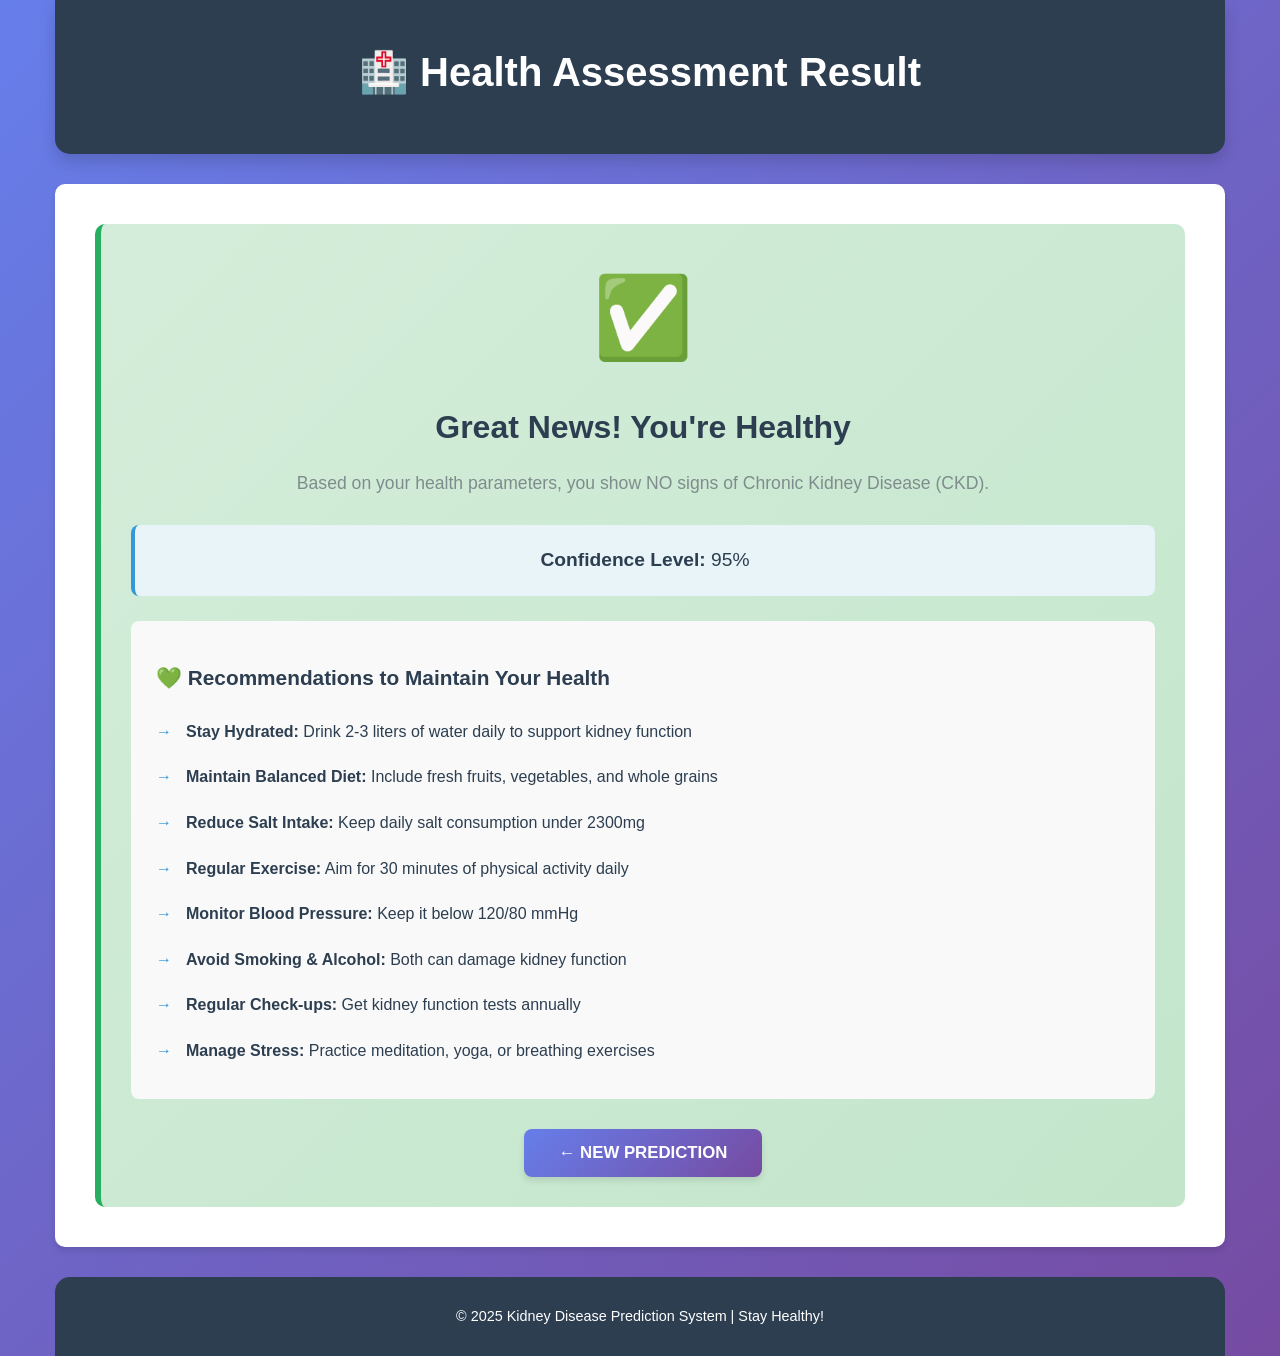
<file: Kidney_Disease_App/frontend_backup/healthy.html>
<!DOCTYPE html>
<html lang="en">
<head>
    <meta charset="UTF-8">
    <meta name="viewport" content="width=device-width, initial-scale=1.0">
    <title>Healthy Result - Kidney Disease Prediction</title>
    <link rel="stylesheet" href="style.css">
</head>
<body>
    <div class="container">
        <header class="header">
            <h1>🏥 Health Assessment Result</h1>
        </header>

        <main class="main-content">
            <section class="result-section healthy-result">
                <div class="result-card">
                    <div class="result-icon">✅</div>
                    <h2>Great News! You're Healthy</h2>
                    <p class="status-message">Based on your health parameters, you show NO signs of Chronic Kidney Disease (CKD).</p>
                    
                    <div class="confidence-box">
                        <p><strong>Confidence Level:</strong> <span id="confidenceLevel">95%</span></p>
                    </div>

                    <div class="recommendations healthy-recommendations">
                        <h3>💚 Recommendations to Maintain Your Health</h3>
                        <ul>
                            <li><strong>Stay Hydrated:</strong> Drink 2-3 liters of water daily to support kidney function</li>
                            <li><strong>Maintain Balanced Diet:</strong> Include fresh fruits, vegetables, and whole grains</li>
                            <li><strong>Reduce Salt Intake:</strong> Keep daily salt consumption under 2300mg</li>
                            <li><strong>Regular Exercise:</strong> Aim for 30 minutes of physical activity daily</li>
                            <li><strong>Monitor Blood Pressure:</strong> Keep it below 120/80 mmHg</li>
                            <li><strong>Avoid Smoking & Alcohol:</strong> Both can damage kidney function</li>
                            <li><strong>Regular Check-ups:</strong> Get kidney function tests annually</li>
                            <li><strong>Manage Stress:</strong> Practice meditation, yoga, or breathing exercises</li>
                        </ul>
                    </div>

                    <div class="actions">
                        <button onclick="goBack()" class="btn btn-primary">← New Prediction</button>
                    </div>
                </div>
            </section>
        </main>

        <footer class="footer">
            <p>&copy; 2025 Kidney Disease Prediction System | Stay Healthy!</p>
        </footer>
    </div>

    <script>
        // Get confidence from URL parameter
        const urlParams = new URLSearchParams(window.location.search);
        const confidence = urlParams.get('confidence');
        if (confidence) {
            document.getElementById('confidenceLevel').textContent = Math.round(confidence) + '%';
        }

        function goBack() {
            window.location.href = 'index.html';
        }
    </script>
</body>
</html>
</file>
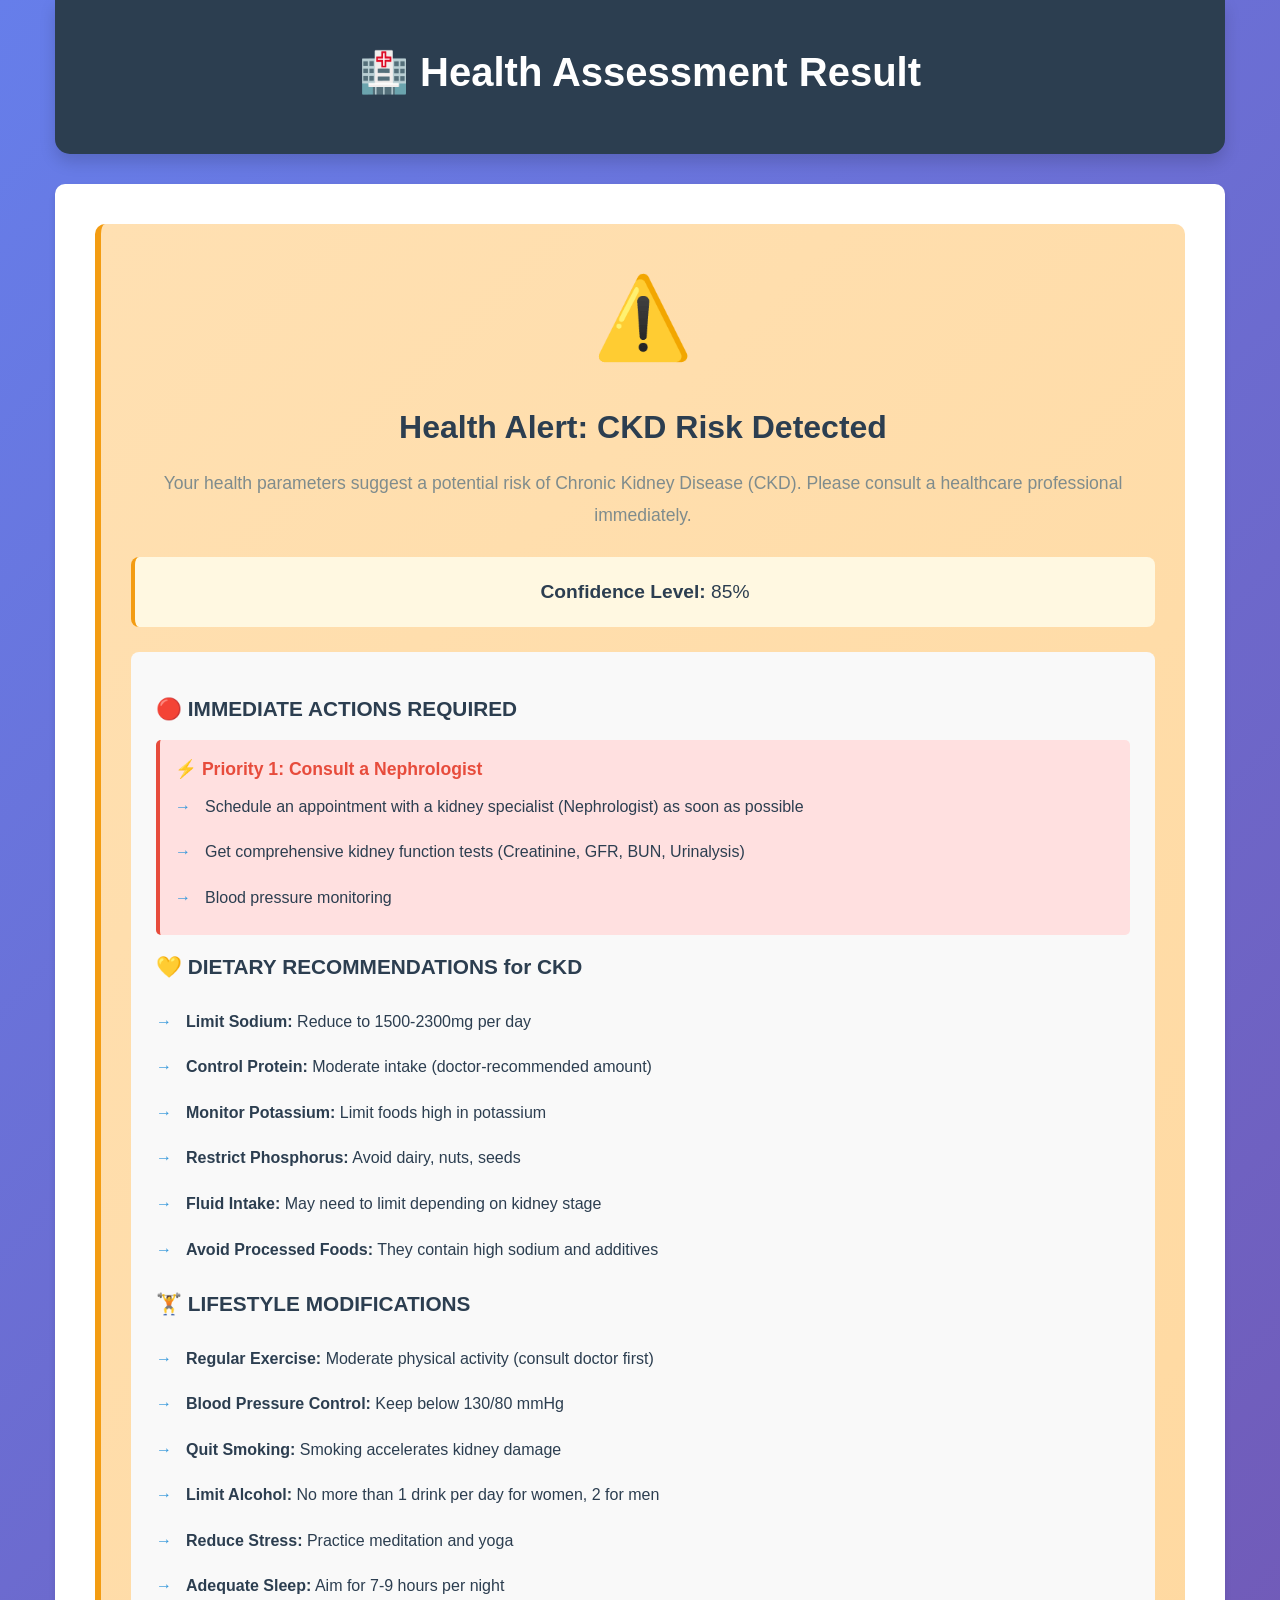
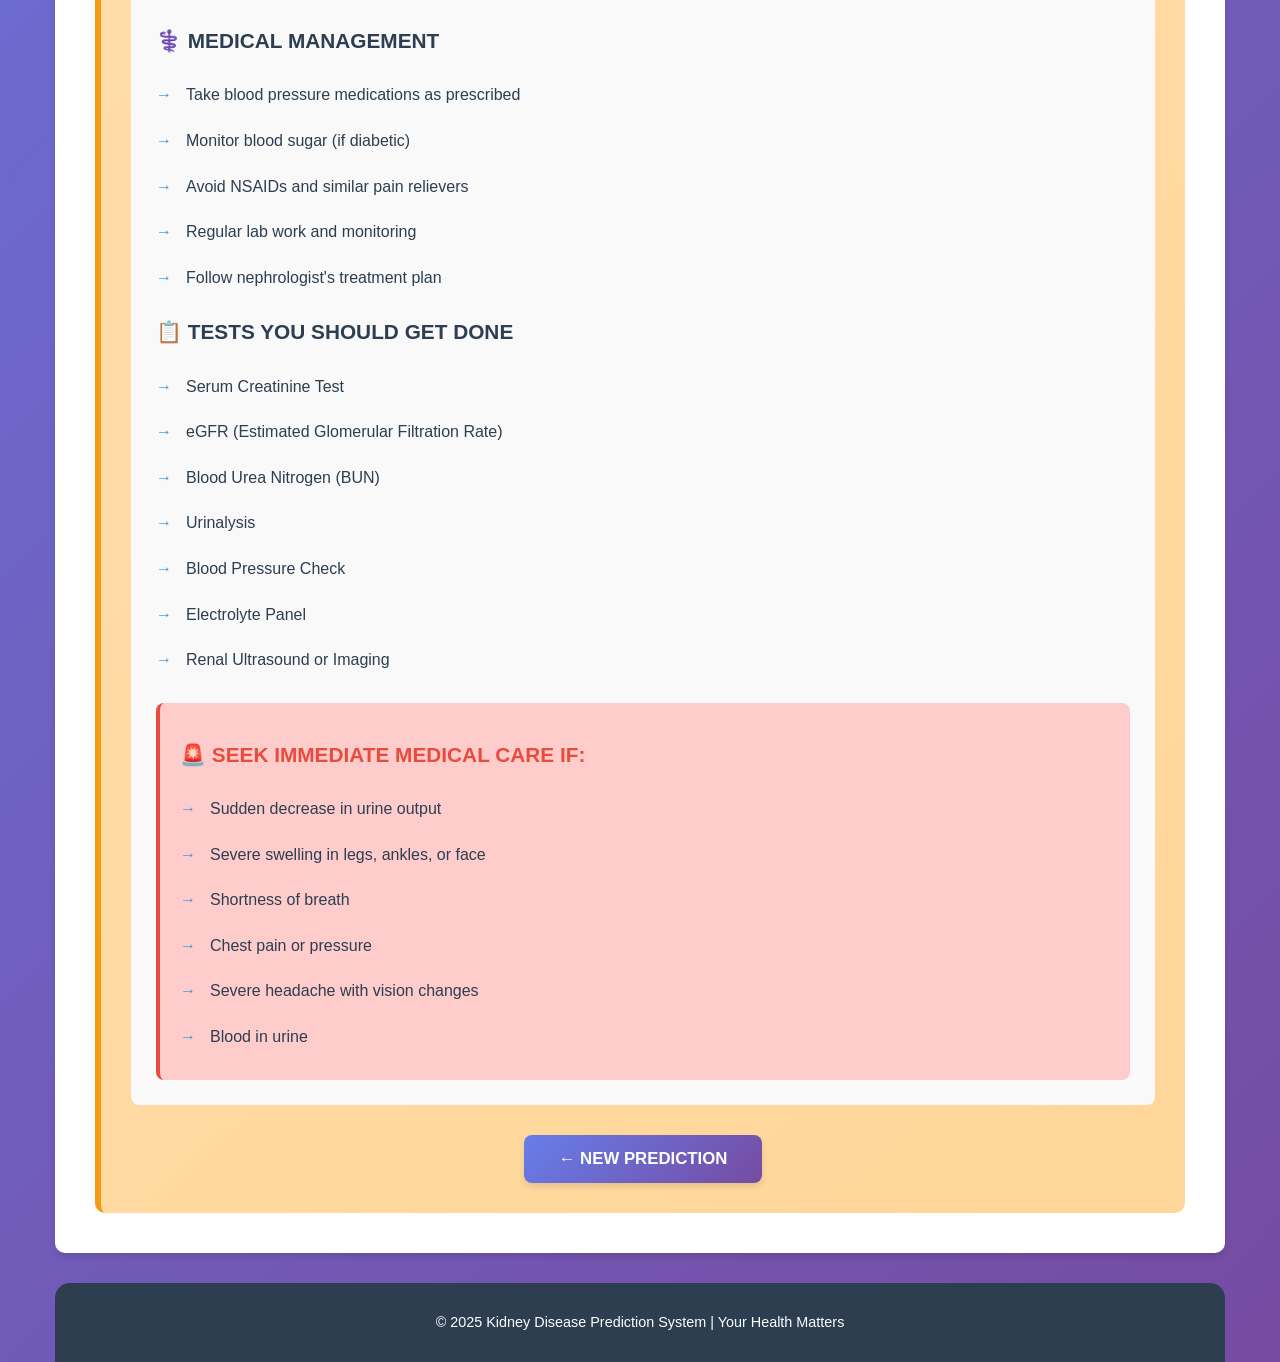
<file: Kidney_Disease_App/frontend_backup/unhealthy.html>
<!DOCTYPE html>
<html lang="en">
<head>
    <meta charset="UTF-8">
    <meta name="viewport" content="width=device-width, initial-scale=1.0">
    <title>Health Warning - Kidney Disease Prediction</title>
    <link rel="stylesheet" href="style.css">
</head>
<body>
    <div class="container">
        <header class="header">
            <h1>🏥 Health Assessment Result</h1>
        </header>

        <main class="main-content">
            <section class="result-section unhealthy-result">
                <div class="result-card warning">
                    <div class="result-icon">⚠️</div>
                    <h2>Health Alert: CKD Risk Detected</h2>
                    <p class="status-message">Your health parameters suggest a potential risk of Chronic Kidney Disease (CKD). Please consult a healthcare professional immediately.</p>
                    
                    <div class="confidence-box warning">
                        <p><strong>Confidence Level:</strong> <span id="confidenceLevel">85%</span></p>
                    </div>

                    <div class="recommendations unhealthy-recommendations">
                        <h3>🔴 IMMEDIATE ACTIONS REQUIRED</h3>
                        <div class="urgent-actions">
                            <p><strong>⚡ Priority 1: Consult a Nephrologist</strong></p>
                            <ul>
                                <li>Schedule an appointment with a kidney specialist (Nephrologist) as soon as possible</li>
                                <li>Get comprehensive kidney function tests (Creatinine, GFR, BUN, Urinalysis)</li>
                                <li>Blood pressure monitoring</li>
                            </ul>
                        </div>

                        <h3>💛 DIETARY RECOMMENDATIONS for CKD</h3>
                        <ul>
                            <li><strong>Limit Sodium:</strong> Reduce to 1500-2300mg per day</li>
                            <li><strong>Control Protein:</strong> Moderate intake (doctor-recommended amount)</li>
                            <li><strong>Monitor Potassium:</strong> Limit foods high in potassium</li>
                            <li><strong>Restrict Phosphorus:</strong> Avoid dairy, nuts, seeds</li>
                            <li><strong>Fluid Intake:</strong> May need to limit depending on kidney stage</li>
                            <li><strong>Avoid Processed Foods:</strong> They contain high sodium and additives</li>
                        </ul>

                        <h3>🏋️ LIFESTYLE MODIFICATIONS</h3>
                        <ul>
                            <li><strong>Regular Exercise:</strong> Moderate physical activity (consult doctor first)</li>
                            <li><strong>Blood Pressure Control:</strong> Keep below 130/80 mmHg</li>
                            <li><strong>Quit Smoking:</strong> Smoking accelerates kidney damage</li>
                            <li><strong>Limit Alcohol:</strong> No more than 1 drink per day for women, 2 for men</li>
                            <li><strong>Reduce Stress:</strong> Practice meditation and yoga</li>
                            <li><strong>Adequate Sleep:</strong> Aim for 7-9 hours per night</li>
                        </ul>

                        <h3>⚕️ MEDICAL MANAGEMENT</h3>
                        <ul>
                            <li>Take blood pressure medications as prescribed</li>
                            <li>Monitor blood sugar (if diabetic)</li>
                            <li>Avoid NSAIDs and similar pain relievers</li>
                            <li>Regular lab work and monitoring</li>
                            <li>Follow nephrologist's treatment plan</li>
                        </ul>

                        <h3>📋 TESTS YOU SHOULD GET DONE</h3>
                        <ul>
                            <li>Serum Creatinine Test</li>
                            <li>eGFR (Estimated Glomerular Filtration Rate)</li>
                            <li>Blood Urea Nitrogen (BUN)</li>
                            <li>Urinalysis</li>
                            <li>Blood Pressure Check</li>
                            <li>Electrolyte Panel</li>
                            <li>Renal Ultrasound or Imaging</li>
                        </ul>

                        <div class="emergency-info">
                            <h3>🚨 SEEK IMMEDIATE MEDICAL CARE IF:</h3>
                            <ul>
                                <li>Sudden decrease in urine output</li>
                                <li>Severe swelling in legs, ankles, or face</li>
                                <li>Shortness of breath</li>
                                <li>Chest pain or pressure</li>
                                <li>Severe headache with vision changes</li>
                                <li>Blood in urine</li>
                            </ul>
                        </div>
                    </div>

                    <div class="actions">
                        <button onclick="goBack()" class="btn btn-primary">← New Prediction</button>
                    </div>
                </div>
            </section>
        </main>

        <footer class="footer">
            <p>&copy; 2025 Kidney Disease Prediction System | Your Health Matters</p>
        </footer>
    </div>

    <script>
        // Get confidence from URL parameter
        const urlParams = new URLSearchParams(window.location.search);
        const confidence = urlParams.get('confidence');
        if (confidence) {
            document.getElementById('confidenceLevel').textContent = Math.round(confidence) + '%';
        }

        function goBack() {
            window.location.href = 'index.html';
        }
    </script>
</body>
</html>
</file>
<file: Kidney_Disease_App/frontend/auth-style.css>
:root {
  /* Primitive Color Tokens */
  --color-white: rgba(255, 255, 255, 1);
  --color-black: rgba(0, 0, 0, 1);
  --color-cream-50: rgba(252, 252, 249, 1);
  --color-cream-100: rgba(255, 255, 253, 1);
  --color-gray-200: rgba(245, 245, 245, 1);
  --color-gray-300: rgba(167, 169, 169, 1);
  --color-gray-400: rgba(119, 124, 124, 1);
  --color-slate-500: rgba(98, 108, 113, 1);
  --color-brown-600: rgba(94, 82, 64, 1);
  --color-charcoal-700: rgba(31, 33, 33, 1);
  --color-charcoal-800: rgba(38, 40, 40, 1);
  --color-slate-900: rgba(19, 52, 59, 1);
  --color-teal-300: rgba(50, 184, 198, 1);
  --color-teal-400: rgba(45, 166, 178, 1);
  --color-teal-500: rgba(33, 128, 141, 1);
  --color-teal-600: rgba(29, 116, 128, 1);
  --color-teal-700: rgba(26, 104, 115, 1);
  --color-teal-800: rgba(41, 150, 161, 1);
  --color-red-400: rgba(255, 84, 89, 1);
  --color-red-500: rgba(192, 21, 47, 1);
  --color-orange-400: rgba(230, 129, 97, 1);
  --color-orange-500: rgba(168, 75, 47, 1);

  /* RGB versions for opacity control */
  --color-brown-600-rgb: 94, 82, 64;
  --color-teal-500-rgb: 33, 128, 141;
  --color-slate-900-rgb: 19, 52, 59;
  --color-slate-500-rgb: 98, 108, 113;
  --color-red-500-rgb: 192, 21, 47;
  --color-red-400-rgb: 255, 84, 89;
  --color-orange-500-rgb: 168, 75, 47;
  --color-orange-400-rgb: 230, 129, 97;

  /* Background color tokens (Light Mode) */
  --color-bg-1: rgba(59, 130, 246, 0.08); /* Light blue */
  --color-bg-2: rgba(245, 158, 11, 0.08); /* Light yellow */
  --color-bg-3: rgba(34, 197, 94, 0.08); /* Light green */
  --color-bg-4: rgba(239, 68, 68, 0.08); /* Light red */
  --color-bg-5: rgba(147, 51, 234, 0.08); /* Light purple */
  --color-bg-6: rgba(249, 115, 22, 0.08); /* Light orange */
  --color-bg-7: rgba(236, 72, 153, 0.08); /* Light pink */
  --color-bg-8: rgba(6, 182, 212, 0.08); /* Light cyan */

  /* Semantic Color Tokens (Light Mode) */
  --color-background: var(--color-cream-50);
  --color-surface: var(--color-cream-100);
  --color-text: var(--color-slate-900);
  --color-text-secondary: var(--color-slate-500);
  --color-primary: var(--color-teal-500);
  --color-primary-hover: var(--color-teal-600);
  --color-primary-active: var(--color-teal-700);
  --color-secondary: rgba(var(--color-brown-600-rgb), 0.12);
  --color-secondary-hover: rgba(var(--color-brown-600-rgb), 0.2);
  --color-secondary-active: rgba(var(--color-brown-600-rgb), 0.25);
  --color-border: rgba(var(--color-brown-600-rgb), 0.2);
  --color-btn-primary-text: var(--color-cream-50);
  --color-card-border: rgba(var(--color-brown-600-rgb), 0.12);
  --color-card-border-inner: rgba(var(--color-brown-600-rgb), 0.12);
  --color-error: var(--color-red-500);
  --color-success: var(--color-teal-500);
  --color-warning: var(--color-orange-500);
  --color-info: var(--color-slate-500);
  --color-focus-ring: rgba(var(--color-teal-500-rgb), 0.4);
  --color-select-caret: rgba(var(--color-slate-900-rgb), 0.8);

  /* Common style patterns */
  --focus-ring: 0 0 0 3px var(--color-focus-ring);
  --focus-outline: 2px solid var(--color-primary);
  --status-bg-opacity: 0.15;
  --status-border-opacity: 0.25;
  --select-caret-light: url("data:image/svg+xml,%3Csvg xmlns='http://www.w3.org/2000/svg' width='16' height='16' viewBox='0 0 24 24' fill='none' stroke='%23134252' stroke-width='2' stroke-linecap='round' stroke-linejoin='round'%3E%3Cpolyline points='6 9 12 15 18 9'%3E%3C/polyline%3E%3C/svg%3E");
  --select-caret-dark: url("data:image/svg+xml,%3Csvg xmlns='http://www.w3.org/2000/svg' width='16' height='16' viewBox='0 0 24 24' fill='none' stroke='%23f5f5f5' stroke-width='2' stroke-linecap='round' stroke-linejoin='round'%3E%3Cpolyline points='6 9 12 15 18 9'%3E%3C/polyline%3E%3C/svg%3E");

  /* RGB versions for opacity control */
  --color-success-rgb: 33, 128, 141;
  --color-error-rgb: 192, 21, 47;
  --color-warning-rgb: 168, 75, 47;
  --color-info-rgb: 98, 108, 113;

  /* Typography */
  --font-family-base: "FKGroteskNeue", "Geist", "Inter", -apple-system,
    BlinkMacSystemFont, "Segoe UI", Roboto, sans-serif;
  --font-family-mono: "Berkeley Mono", ui-monospace, SFMono-Regular, Menlo,
    Monaco, Consolas, monospace;
  --font-size-xs: 11px;
  --font-size-sm: 12px;
  --font-size-base: 14px;
  --font-size-md: 14px;
  --font-size-lg: 16px;
  --font-size-xl: 18px;
  --font-size-2xl: 20px;
  --font-size-3xl: 24px;
  --font-size-4xl: 30px;
  --font-weight-normal: 400;
  --font-weight-medium: 500;
  --font-weight-semibold: 550;
  --font-weight-bold: 600;
  --line-height-tight: 1.2;
  --line-height-normal: 1.5;
  --letter-spacing-tight: -0.01em;

  /* Spacing */
  --space-0: 0;
  --space-1: 1px;
  --space-2: 2px;
  --space-4: 4px;
  --space-6: 6px;
  --space-8: 8px;
  --space-10: 10px;
  --space-12: 12px;
  --space-16: 16px;
  --space-20: 20px;
  --space-24: 24px;
  --space-32: 32px;

  /* Border Radius */
  --radius-sm: 6px;
  --radius-base: 8px;
  --radius-md: 10px;
  --radius-lg: 12px;
  --radius-full: 9999px;

  /* Shadows */
  --shadow-xs: 0 1px 2px rgba(0, 0, 0, 0.02);
  --shadow-sm: 0 1px 3px rgba(0, 0, 0, 0.04), 0 1px 2px rgba(0, 0, 0, 0.02);
  --shadow-md: 0 4px 6px -1px rgba(0, 0, 0, 0.04),
    0 2px 4px -1px rgba(0, 0, 0, 0.02);
  --shadow-lg: 0 10px 15px -3px rgba(0, 0, 0, 0.04),
    0 4px 6px -2px rgba(0, 0, 0, 0.02);
  --shadow-inset-sm: inset 0 1px 0 rgba(255, 255, 255, 0.15),
    inset 0 -1px 0 rgba(0, 0, 0, 0.03);

  /* Animation */
  --duration-fast: 150ms;
  --duration-normal: 250ms;
  --ease-standard: cubic-bezier(0.16, 1, 0.3, 1);

  /* Layout */
  --container-sm: 640px;
  --container-md: 768px;
  --container-lg: 1024px;
  --container-xl: 1280px;
}

/* Dark mode colors */
@media (prefers-color-scheme: dark) {
  :root {
    /* RGB versions for opacity control (Dark Mode) */
    --color-gray-400-rgb: 119, 124, 124;
    --color-teal-300-rgb: 50, 184, 198;
    --color-gray-300-rgb: 167, 169, 169;
    --color-gray-200-rgb: 245, 245, 245;

    /* Background color tokens (Dark Mode) */
    --color-bg-1: rgba(29, 78, 216, 0.15); /* Dark blue */
    --color-bg-2: rgba(180, 83, 9, 0.15); /* Dark yellow */
    --color-bg-3: rgba(21, 128, 61, 0.15); /* Dark green */
    --color-bg-4: rgba(185, 28, 28, 0.15); /* Dark red */
    --color-bg-5: rgba(107, 33, 168, 0.15); /* Dark purple */
    --color-bg-6: rgba(194, 65, 12, 0.15); /* Dark orange */
    --color-bg-7: rgba(190, 24, 93, 0.15); /* Dark pink */
    --color-bg-8: rgba(8, 145, 178, 0.15); /* Dark cyan */

    /* Semantic Color Tokens (Dark Mode) */
    --color-background: var(--color-charcoal-700);
    --color-surface: var(--color-charcoal-800);
    --color-text: var(--color-gray-200);
    --color-text-secondary: rgba(var(--color-gray-300-rgb), 0.7);
    --color-primary: var(--color-teal-300);
    --color-primary-hover: var(--color-teal-400);
    --color-primary-active: var(--color-teal-800);
    --color-secondary: rgba(var(--color-gray-400-rgb), 0.15);
    --color-secondary-hover: rgba(var(--color-gray-400-rgb), 0.25);
    --color-secondary-active: rgba(var(--color-gray-400-rgb), 0.3);
    --color-border: rgba(var(--color-gray-400-rgb), 0.3);
    --color-error: var(--color-red-400);
    --color-success: var(--color-teal-300);
    --color-warning: var(--color-orange-400);
    --color-info: var(--color-gray-300);
    --color-focus-ring: rgba(var(--color-teal-300-rgb), 0.4);
    --color-btn-primary-text: var(--color-slate-900);
    --color-card-border: rgba(var(--color-gray-400-rgb), 0.2);
    --color-card-border-inner: rgba(var(--color-gray-400-rgb), 0.15);
    --shadow-inset-sm: inset 0 1px 0 rgba(255, 255, 255, 0.1),
      inset 0 -1px 0 rgba(0, 0, 0, 0.15);
    --button-border-secondary: rgba(var(--color-gray-400-rgb), 0.2);
    --color-border-secondary: rgba(var(--color-gray-400-rgb), 0.2);
    --color-select-caret: rgba(var(--color-gray-200-rgb), 0.8);

    /* Common style patterns - updated for dark mode */
    --focus-ring: 0 0 0 3px var(--color-focus-ring);
    --focus-outline: 2px solid var(--color-primary);
    --status-bg-opacity: 0.15;
    --status-border-opacity: 0.25;
    --select-caret-light: url("data:image/svg+xml,%3Csvg xmlns='http://www.w3.org/2000/svg' width='16' height='16' viewBox='0 0 24 24' fill='none' stroke='%23134252' stroke-width='2' stroke-linecap='round' stroke-linejoin='round'%3E%3Cpolyline points='6 9 12 15 18 9'%3E%3C/polyline%3E%3C/svg%3E");
    --select-caret-dark: url("data:image/svg+xml,%3Csvg xmlns='http://www.w3.org/2000/svg' width='16' height='16' viewBox='0 0 24 24' fill='none' stroke='%23f5f5f5' stroke-width='2' stroke-linecap='round' stroke-linejoin='round'%3E%3Cpolyline points='6 9 12 15 18 9'%3E%3C/polyline%3E%3C/svg%3E");

    /* RGB versions for dark mode */
    --color-success-rgb: var(--color-teal-300-rgb);
    --color-error-rgb: var(--color-red-400-rgb);
    --color-warning-rgb: var(--color-orange-400-rgb);
    --color-info-rgb: var(--color-gray-300-rgb);
  }
}

/* Data attribute for manual theme switching */
[data-color-scheme="dark"] {
  /* RGB versions for opacity control (dark mode) */
  --color-gray-400-rgb: 119, 124, 124;
  --color-teal-300-rgb: 50, 184, 198;
  --color-gray-300-rgb: 167, 169, 169;
  --color-gray-200-rgb: 245, 245, 245;

  /* Colorful background palette - Dark Mode */
  --color-bg-1: rgba(29, 78, 216, 0.15); /* Dark blue */
  --color-bg-2: rgba(180, 83, 9, 0.15); /* Dark yellow */
  --color-bg-3: rgba(21, 128, 61, 0.15); /* Dark green */
  --color-bg-4: rgba(185, 28, 28, 0.15); /* Dark red */
  --color-bg-5: rgba(107, 33, 168, 0.15); /* Dark purple */
  --color-bg-6: rgba(194, 65, 12, 0.15); /* Dark orange */
  --color-bg-7: rgba(190, 24, 93, 0.15); /* Dark pink */
  --color-bg-8: rgba(8, 145, 178, 0.15); /* Dark cyan */

  /* Semantic Color Tokens (Dark Mode) */
  --color-background: var(--color-charcoal-700);
  --color-surface: var(--color-charcoal-800);
  --color-text: var(--color-gray-200);
  --color-text-secondary: rgba(var(--color-gray-300-rgb), 0.7);
  --color-primary: var(--color-teal-300);
  --color-primary-hover: var(--color-teal-400);
  --color-primary-active: var(--color-teal-800);
  --color-secondary: rgba(var(--color-gray-400-rgb), 0.15);
  --color-secondary-hover: rgba(var(--color-gray-400-rgb), 0.25);
  --color-secondary-active: rgba(var(--color-gray-400-rgb), 0.3);
  --color-border: rgba(var(--color-gray-400-rgb), 0.3);
  --color-error: var(--color-red-400);
  --color-success: var(--color-teal-300);
  --color-warning: var(--color-orange-400);
  --color-info: var(--color-gray-300);
  --color-focus-ring: rgba(var(--color-teal-300-rgb), 0.4);
  --color-btn-primary-text: var(--color-slate-900);
  --color-card-border: rgba(var(--color-gray-400-rgb), 0.15);
  --color-card-border-inner: rgba(var(--color-gray-400-rgb), 0.15);
  --shadow-inset-sm: inset 0 1px 0 rgba(255, 255, 255, 0.1),
    inset 0 -1px 0 rgba(0, 0, 0, 0.15);
  --color-border-secondary: rgba(var(--color-gray-400-rgb), 0.2);
  --color-select-caret: rgba(var(--color-gray-200-rgb), 0.8);

  /* Common style patterns - updated for dark mode */
  --focus-ring: 0 0 0 3px var(--color-focus-ring);
  --focus-outline: 2px solid var(--color-primary);
  --status-bg-opacity: 0.15;
  --status-border-opacity: 0.25;
  --select-caret-light: url("data:image/svg+xml,%3Csvg xmlns='http://www.w3.org/2000/svg' width='16' height='16' viewBox='0 0 24 24' fill='none' stroke='%23134252' stroke-width='2' stroke-linecap='round' stroke-linejoin='round'%3E%3Cpolyline points='6 9 12 15 18 9'%3E%3C/polyline%3E%3C/svg%3E");
  --select-caret-dark: url("data:image/svg+xml,%3Csvg xmlns='http://www.w3.org/2000/svg' width='16' height='16' viewBox='0 0 24 24' fill='none' stroke='%23f5f5f5' stroke-width='2' stroke-linecap='round' stroke-linejoin='round'%3E%3Cpolyline points='6 9 12 15 18 9'%3E%3C/polyline%3E%3C/svg%3E");

  /* RGB versions for dark mode */
  --color-success-rgb: var(--color-teal-300-rgb);
  --color-error-rgb: var(--color-red-400-rgb);
  --color-warning-rgb: var(--color-orange-400-rgb);
  --color-info-rgb: var(--color-gray-300-rgb);
}

[data-color-scheme="light"] {
  /* RGB versions for opacity control (light mode) */
  --color-brown-600-rgb: 94, 82, 64;
  --color-teal-500-rgb: 33, 128, 141;
  --color-slate-900-rgb: 19, 52, 59;

  /* Semantic Color Tokens (Light Mode) */
  --color-background: var(--color-cream-50);
  --color-surface: var(--color-cream-100);
  --color-text: var(--color-slate-900);
  --color-text-secondary: var(--color-slate-500);
  --color-primary: var(--color-teal-500);
  --color-primary-hover: var(--color-teal-600);
  --color-primary-active: var(--color-teal-700);
  --color-secondary: rgba(var(--color-brown-600-rgb), 0.12);
  --color-secondary-hover: rgba(var(--color-brown-600-rgb), 0.2);
  --color-secondary-active: rgba(var(--color-brown-600-rgb), 0.25);
  --color-border: rgba(var(--color-brown-600-rgb), 0.2);
  --color-btn-primary-text: var(--color-cream-50);
  --color-card-border: rgba(var(--color-brown-600-rgb), 0.12);
  --color-card-border-inner: rgba(var(--color-brown-600-rgb), 0.12);
  --color-error: var(--color-red-500);
  --color-success: var(--color-teal-500);
  --color-warning: var(--color-orange-500);
  --color-info: var(--color-slate-500);
  --color-focus-ring: rgba(var(--color-teal-500-rgb), 0.4);

  /* RGB versions for light mode */
  --color-success-rgb: var(--color-teal-500-rgb);
  --color-error-rgb: var(--color-red-500-rgb);
  --color-warning-rgb: var(--color-orange-500-rgb);
  --color-info-rgb: var(--color-slate-500-rgb);
}

/* Base styles */
html {
  font-size: var(--font-size-base);
  font-family: var(--font-family-base);
  line-height: var(--line-height-normal);
  color: var(--color-text);
  background-color: var(--color-background);
  -webkit-font-smoothing: antialiased;
  box-sizing: border-box;
}

body {
  margin: 0;
  padding: 0;
}

*,
*::before,
*::after {
  box-sizing: inherit;
}

/* Typography */
h1,
h2,
h3,
h4,
h5,
h6 {
  margin: 0;
  font-weight: var(--font-weight-semibold);
  line-height: var(--line-height-tight);
  color: var(--color-text);
  letter-spacing: var(--letter-spacing-tight);
}

h1 {
  font-size: var(--font-size-4xl);
}
h2 {
  font-size: var(--font-size-3xl);
}
h3 {
  font-size: var(--font-size-2xl);
}
h4 {
  font-size: var(--font-size-xl);
}
h5 {
  font-size: var(--font-size-lg);
}
h6 {
  font-size: var(--font-size-md);
}

p {
  margin: 0 0 var(--space-16) 0;
}

a {
  color: var(--color-primary);
  text-decoration: none;
  transition: color var(--duration-fast) var(--ease-standard);
}

a:hover {
  color: var(--color-primary-hover);
}

code,
pre {
  font-family: var(--font-family-mono);
  font-size: calc(var(--font-size-base) * 0.95);
  background-color: var(--color-secondary);
  border-radius: var(--radius-sm);
}

code {
  padding: var(--space-1) var(--space-4);
}

pre {
  padding: var(--space-16);
  margin: var(--space-16) 0;
  overflow: auto;
  border: 1px solid var(--color-border);
}

pre code {
  background: none;
  padding: 0;
}

/* Buttons */
.btn {
  display: inline-flex;
  align-items: center;
  justify-content: center;
  padding: var(--space-8) var(--space-16);
  border-radius: var(--radius-base);
  font-size: var(--font-size-base);
  font-weight: 500;
  line-height: 1.5;
  cursor: pointer;
  transition: all var(--duration-normal) var(--ease-standard);
  border: none;
  text-decoration: none;
  position: relative;
}

.btn:focus-visible {
  outline: none;
  box-shadow: var(--focus-ring);
}

.btn--primary {
  background: var(--color-primary);
  color: var(--color-btn-primary-text);
}

.btn--primary:hover {
  background: var(--color-primary-hover);
}

.btn--primary:active {
  background: var(--color-primary-active);
}

.btn--secondary {
  background: var(--color-secondary);
  color: var(--color-text);
}

.btn--secondary:hover {
  background: var(--color-secondary-hover);
}

.btn--secondary:active {
  background: var(--color-secondary-active);
}

.btn--outline {
  background: transparent;
  border: 1px solid var(--color-border);
  color: var(--color-text);
}

.btn--outline:hover {
  background: var(--color-secondary);
}

.btn--sm {
  padding: var(--space-4) var(--space-12);
  font-size: var(--font-size-sm);
  border-radius: var(--radius-sm);
}

.btn--lg {
  padding: var(--space-10) var(--space-20);
  font-size: var(--font-size-lg);
  border-radius: var(--radius-md);
}

.btn--full-width {
  width: 100%;
}

.btn:disabled {
  opacity: 0.5;
  cursor: not-allowed;
}

/* Form elements */
.form-control {
  display: block;
  width: 100%;
  padding: var(--space-8) var(--space-12);
  font-size: var(--font-size-md);
  line-height: 1.5;
  color: var(--color-text);
  background-color: var(--color-surface);
  border: 1px solid var(--color-border);
  border-radius: var(--radius-base);
  transition: border-color var(--duration-fast) var(--ease-standard),
    box-shadow var(--duration-fast) var(--ease-standard);
}

textarea.form-control {
  font-family: var(--font-family-base);
  font-size: var(--font-size-base);
}

select.form-control {
  padding: var(--space-8) var(--space-12);
  -webkit-appearance: none;
  -moz-appearance: none;
  appearance: none;
  background-image: var(--select-caret-light);
  background-repeat: no-repeat;
  background-position: right var(--space-12) center;
  background-size: 16px;
  padding-right: var(--space-32);
}

/* Add a dark mode specific caret */
@media (prefers-color-scheme: dark) {
  select.form-control {
    background-image: var(--select-caret-dark);
  }
}

/* Also handle data-color-scheme */
[data-color-scheme="dark"] select.form-control {
  background-image: var(--select-caret-dark);
}

[data-color-scheme="light"] select.form-control {
  background-image: var(--select-caret-light);
}

.form-control:focus {
  border-color: var(--color-primary);
  outline: var(--focus-outline);
}

.form-label {
  display: block;
  margin-bottom: var(--space-8);
  font-weight: var(--font-weight-medium);
  font-size: var(--font-size-sm);
}

.form-group {
  margin-bottom: var(--space-16);
}

/* Card component */
.card {
  background-color: var(--color-surface);
  border-radius: var(--radius-lg);
  border: 1px solid var(--color-card-border);
  box-shadow: var(--shadow-sm);
  overflow: hidden;
  transition: box-shadow var(--duration-normal) var(--ease-standard);
}

.card:hover {
  box-shadow: var(--shadow-md);
}

.card__body {
  padding: var(--space-16);
}

.card__header,
.card__footer {
  padding: var(--space-16);
  border-bottom: 1px solid var(--color-card-border-inner);
}

/* Status indicators - simplified with CSS variables */
.status {
  display: inline-flex;
  align-items: center;
  padding: var(--space-6) var(--space-12);
  border-radius: var(--radius-full);
  font-weight: var(--font-weight-medium);
  font-size: var(--font-size-sm);
}

.status--success {
  background-color: rgba(
    var(--color-success-rgb, 33, 128, 141),
    var(--status-bg-opacity)
  );
  color: var(--color-success);
  border: 1px solid
    rgba(var(--color-success-rgb, 33, 128, 141), var(--status-border-opacity));
}

.status--error {
  background-color: rgba(
    var(--color-error-rgb, 192, 21, 47),
    var(--status-bg-opacity)
  );
  color: var(--color-error);
  border: 1px solid
    rgba(var(--color-error-rgb, 192, 21, 47), var(--status-border-opacity));
}

.status--warning {
  background-color: rgba(
    var(--color-warning-rgb, 168, 75, 47),
    var(--status-bg-opacity)
  );
  color: var(--color-warning);
  border: 1px solid
    rgba(var(--color-warning-rgb, 168, 75, 47), var(--status-border-opacity));
}

.status--info {
  background-color: rgba(
    var(--color-info-rgb, 98, 108, 113),
    var(--status-bg-opacity)
  );
  color: var(--color-info);
  border: 1px solid
    rgba(var(--color-info-rgb, 98, 108, 113), var(--status-border-opacity));
}

/* Container layout */
.container {
  width: 100%;
  margin-right: auto;
  margin-left: auto;
  padding-right: var(--space-16);
  padding-left: var(--space-16);
}

@media (min-width: 640px) {
  .container {
    max-width: var(--container-sm);
  }
}
@media (min-width: 768px) {
  .container {
    max-width: var(--container-md);
  }
}
@media (min-width: 1024px) {
  .container {
    max-width: var(--container-lg);
  }
}
@media (min-width: 1280px) {
  .container {
    max-width: var(--container-xl);
  }
}

/* Utility classes */
.flex {
  display: flex;
}
.flex-col {
  flex-direction: column;
}
.items-center {
  align-items: center;
}
.justify-center {
  justify-content: center;
}
.justify-between {
  justify-content: space-between;
}
.gap-4 {
  gap: var(--space-4);
}
.gap-8 {
  gap: var(--space-8);
}
.gap-16 {
  gap: var(--space-16);
}

.m-0 {
  margin: 0;
}
.mt-8 {
  margin-top: var(--space-8);
}
.mb-8 {
  margin-bottom: var(--space-8);
}
.mx-8 {
  margin-left: var(--space-8);
  margin-right: var(--space-8);
}
.my-8 {
  margin-top: var(--space-8);
  margin-bottom: var(--space-8);
}

.p-0 {
  padding: 0;
}
.py-8 {
  padding-top: var(--space-8);
  padding-bottom: var(--space-8);
}
.px-8 {
  padding-left: var(--space-8);
  padding-right: var(--space-8);
}
.py-16 {
  padding-top: var(--space-16);
  padding-bottom: var(--space-16);
}
.px-16 {
  padding-left: var(--space-16);
  padding-right: var(--space-16);
}

.block {
  display: block;
}
.hidden {
  display: none;
}

/* Accessibility */
.sr-only {
  position: absolute;
  width: 1px;
  height: 1px;
  padding: 0;
  margin: -1px;
  overflow: hidden;
  clip: rect(0, 0, 0, 0);
  white-space: nowrap;
  border-width: 0;
}

:focus-visible {
  outline: var(--focus-outline);
  outline-offset: 2px;
}

/* Dark mode specifics */
[data-color-scheme="dark"] .btn--outline {
  border: 1px solid var(--color-border-secondary);
}

@font-face {
  font-family: 'FKGroteskNeue';
  src: url('https://r2cdn.perplexity.ai/fonts/FKGroteskNeue.woff2')
    format('woff2');
}

/* END PERPLEXITY DESIGN SYSTEM */
```css
/* Modern Authentication Page Styles - Kidney Disease Prediction System */
/* Modified to adhere to Perplexity Design System */

* {
    margin: 0;
    padding: 0;
    box-sizing: border-box;
}

:root {
    /* Use design system colors - keeping some local overrides for specific medical theme */
    --primary: var(--color-primary);
    --primary-dark: var(--color-primary-active);
    --primary-light: var(--color-primary-hover);
    --accent: var(--color-teal-300);
    --success: var(--color-success);
    --danger: var(--color-error);
    --warning: var(--color-warning);
    
    /* Neutral Colors from design system */
    --white: var(--color-surface);
    --cream: var(--color-background);
    --light-bg: var(--color-bg-8);
    --gray-100: var(--color-secondary);
    --gray-200: var(--color-border);
    --gray-300: var(--color-text-secondary);
    --gray-600: var(--color-text-secondary);
    --gray-800: var(--color-text);
    --dark: var(--color-text);
    
    /* Shadows from design system */
    --shadow-sm: var(--shadow-xs);
    --shadow-md: var(--shadow-md);
    --shadow-lg: var(--shadow-lg);
    --shadow-xl: var(--shadow-lg);
    
    /* Spacing from design system */
    --space-xs: var(--space-8);
    --space-sm: var(--space-12);
    --space-md: var(--space-16);
    --space-lg: var(--space-24);
    --space-xl: var(--space-32);
    --space-2xl: 48px;
    
    /* Border Radius from design system */
    --radius-sm: var(--radius-sm);
    --radius-md: var(--radius-base);
    --radius-lg: var(--radius-lg);
    --radius-xl: var(--radius-lg);
    
    /* Transitions from design system */
    --transition: all var(--duration-normal) var(--ease-standard);
}

/* Dark Mode - inherit from design system */
@media (prefers-color-scheme: dark) {
    :root {
        /* Design system handles these automatically */
        --white: var(--color-surface);
        --cream: var(--color-background);
        --light-bg: var(--color-bg-8);
        --gray-100: var(--color-secondary);
        --gray-200: var(--color-border);
        --dark: var(--color-text);
        --gray-600: var(--color-text-secondary);
    }
}

/* Base Styles */
html, body {
    height: 100%;
    font-family: var(--font-family-base);
}

body {
    background: linear-gradient(135deg, var(--light-bg) 0%, var(--cream) 100%);
    color: var(--dark);
    overflow-x: hidden;
    -webkit-font-smoothing: antialiased;
    -moz-osx-font-smoothing: grayscale;
    font-size: var(--font-size-base);
    line-height: var(--line-height-normal);
}

/* Auth Pages */
.auth-page {
    display: none;
    opacity: 0;
    transition: opacity var(--duration-normal) ease;
    height: 100vh;
    min-height: 600px;
}

.auth-page.active {
    display: flex;
    opacity: 1;
    animation: fadeIn var(--duration-normal) ease;
}

@keyframes fadeIn {
    from {
        opacity: 0;
        transform: translateY(-10px);
    }
    to {
        opacity: 1;
        transform: translateY(0);
    }
}

/* Container */
.auth-container {
    display: grid;
    grid-template-columns: 1fr 1fr;
    width: 100%;
    height: 100%;
    gap: 0;
}

/* Auth Box (Form Side) */
.auth-box {
    display: flex;
    flex-direction: column;
    justify-content: center;
    padding: var(--space-2xl) var(--space-xl);
    background: var(--white);
    overflow-y: auto;
    max-width: 550px;
    margin: 0 auto;
    width: 100%;
}

/* Logo Section */
.logo-section {
    display: flex;
    align-items: center;
    gap: var(--space-md);
    margin-bottom: var(--space-md);
}

.logo-icon {
    font-size: var(--font-size-4xl);
    animation: pulse 2s ease-in-out infinite;
}

@keyframes pulse {
    0%, 100% { transform: scale(1); }
    50% { transform: scale(1.05); }
}

/* Auth Header */
.auth-header {
    margin-bottom: var(--space-2xl);
}

.auth-header h1 {
    font-size: var(--font-size-4xl);
    color: var(--dark);
    margin-bottom: var(--space-sm);
    font-weight: var(--font-weight-bold);
    letter-spacing: var(--letter-spacing-tight);
    line-height: var(--line-height-tight);
}

.auth-header p {
    font-size: var(--font-size-lg);
    color: var(--gray-600);
    line-height: var(--line-height-normal);
}

/* Form Styles */
.auth-form {
    display: flex;
    flex-direction: column;
    gap: var(--space-lg);
}

.form-group {
    display: flex;
    flex-direction: column;
}

.form-group label {
    font-weight: var(--font-weight-medium);
    color: var(--dark);
    margin-bottom: var(--space-8);
    font-size: var(--font-size-sm);
}

.form-group input[type="text"],
.form-group input[type="email"],
.form-group input[type="password"] {
    padding: var(--space-10) var(--space-12);
    border: 1px solid var(--color-border);
    border-radius: var(--radius-md);
    font-size: var(--font-size-md);
    font-family: var(--font-family-base);
    color: var(--dark);
    background: var(--white);
    transition: var(--transition);
}

.form-group input:focus {
    outline: var(--focus-outline);
    border-color: var(--primary);
    background: var(--white);
    box-shadow: var(--focus-ring);
    transform: translateY(-1px);
}

.form-group input::placeholder {
    color: var(--gray-300);
}

/* Password Input Group */
.password-input-group {
    position: relative;
    display: flex;
    align-items: center;
}

.password-input-group input {
    width: 100%;
    padding-right: 3rem;
}

.toggle-password {
    position: absolute;
    right: var(--space-12);
    background: none;
    border: none;
    font-size: var(--font-size-xl);
    cursor: pointer;
    padding: var(--space-8);
    opacity: 0.6;
    transition: opacity var(--duration-normal) ease;
    user-select: none;
    color: var(--color-text-secondary);
}

.toggle-password:hover {
    opacity: 1;
}

/* Password Strength */
.password-strength {
    height: 4px;
    background: var(--gray-200);
    border-radius: var(--radius-sm);
    margin-top: var(--space-sm);
    overflow: hidden;
}

.strength-bar {
    height: 100%;
    width: 0%;
    background: var(--danger);
    border-radius: var(--radius-sm);
    transition: all var(--duration-normal) ease;
}

/* Form Options */
.form-options {
    display: flex;
    justify-content: space-between;
    align-items: center;
    margin: calc(var(--space-8) * -1) 0;
}

.remember-me {
    display: flex;
    align-items: center;
    gap: var(--space-8);
    font-size: var(--font-size-sm);
    cursor: pointer;
    user-select: none;
    color: var(--color-text);
}

.remember-me input[type="checkbox"] {
    width: 18px;
    height: 18px;
    cursor: pointer;
    accent-color: var(--primary);
}

/* Error Messages */
.error-message {
    color: var(--danger);
    font-size: var(--font-size-xs);
    margin-top: var(--space-xs);
    min-height: 1.25rem;
    display: block;
    font-weight: var(--font-weight-medium);
}

/* Buttons */
.btn {
    padding: var(--space-10) var(--space-20);
    border: none;
    border-radius: var(--radius-md);
    font-size: var(--font-size-base);
    font-weight: var(--font-weight-semibold);
    cursor: pointer;
    transition: var(--transition);
    text-transform: none;
    letter-spacing: 0.01em;
    display: inline-flex;
    align-items: center;
    justify-content: center;
    gap: var(--space-sm);
    font-family: var(--font-family-base);
}

.btn-primary {
    background: var(--color-primary);
    color: var(--color-btn-primary-text);
    box-shadow: var(--shadow-md);
}

.btn-primary:hover {
    transform: translateY(-2px);
    box-shadow: var(--shadow-lg);
    background: var(--color-primary-hover);
}

.btn-primary:active {
    transform: translateY(0);
    box-shadow: var(--shadow-sm);
    background: var(--color-primary-active);
}

.btn-primary:focus-visible {
    outline: var(--focus-outline);
    box-shadow: var(--focus-ring);
}

.btn-large {
    padding: var(--space-12) var(--space-24);
    font-size: var(--font-size-lg);
    margin-top: var(--space-md);
}

.link-btn {
    background: none;
    border: none;
    color: var(--primary);
    font-weight: var(--font-weight-semibold);
    cursor: pointer;
    padding: 0;
    font-size: inherit;
    transition: color var(--duration-fast) ease;
}

.link-btn:hover {
    color: var(--primary-dark);
    text-decoration: underline;
}

/* Auth Footer */
.auth-footer {
    margin-top: var(--space-xl);
    text-align: center;
    color: var(--gray-600);
    font-size: var(--font-size-sm);
}

/* Banner (Right Side) */
.auth-banner {
    background: linear-gradient(135deg, var(--color-primary) 0%, var(--color-primary-active) 100%);
    display: flex;
    align-items: center;
    justify-content: center;
    padding: var(--space-2xl);
    color: var(--color-cream-50);
    position: relative;
    overflow: hidden;
}

.auth-banner::before {
    content: '';
    position: absolute;
    top: -50%;
    right: -20%;
    width: 500px;
    height: 500px;
    background: rgba(255, 255, 255, 0.05);
    border-radius: var(--radius-full);
    animation: float 20s ease-in-out infinite;
}

.auth-banner::after {
    content: '';
    position: absolute;
    bottom: -30%;
    left: -10%;
    width: 400px;
    height: 400px;
    background: rgba(255, 255, 255, 0.03);
    border-radius: var(--radius-full);
    animation: float 15s ease-in-out infinite reverse;
}

@keyframes float {
    0%, 100% { transform: translateY(0) translateX(0); }
    50% { transform: translateY(-20px) translateX(20px); }
}

.banner-content {
    text-align: center;
    max-width: 500px;
    position: relative;
    z-index: 1;
}

.banner-icon {
    font-size: 5rem;
    margin-bottom: var(--space-lg);
    animation: pulse 2s ease-in-out infinite;
}

.banner-content h2 {
    font-size: var(--font-size-4xl);
    margin-bottom: var(--space-md);
    font-weight: var(--font-weight-bold);
    letter-spacing: var(--letter-spacing-tight);
    line-height: var(--line-height-tight);
}

.banner-content p {
    font-size: var(--font-size-lg);
    opacity: 0.95;
    line-height: var(--line-height-normal);
    margin-bottom: var(--space-xl);
}

/* Features List */
.features-list {
    display: flex;
    flex-direction: column;
    gap: var(--space-lg);
    margin-top: var(--space-2xl);
    text-align: left;
}

.feature-item {
    display: flex;
    align-items: center;
    gap: var(--space-md);
    padding: var(--space-md);
    background: rgba(255, 255, 255, 0.1);
    border-radius: var(--radius-md);
    backdrop-filter: blur(10px);
    transition: var(--transition);
}

.feature-item:hover {
    background: rgba(255, 255, 255, 0.15);
    transform: translateX(5px);
}

.feature-icon {
    font-size: var(--font-size-2xl);
    font-weight: var(--font-weight-bold);
    color: var(--accent);
}

.feature-item span:last-child {
    font-size: var(--font-size-base);
    font-weight: var(--font-weight-medium);
}

/* Toast Notifications */
.toast-container {
    position: fixed;
    top: var(--space-lg);
    right: var(--space-lg);
    z-index: 1000;
    display: flex;
    flex-direction: column;
    gap: var(--space-md);
}

.toast {
    padding: var(--space-md) var(--space-lg);
    border-radius: var(--radius-md);
    color: var(--color-cream-50);
    box-shadow: var(--shadow-xl);
    animation: slideIn var(--duration-normal) ease-out, slideOut var(--duration-normal) ease-out 2.7s forwards;
    max-width: 400px;
    font-weight: var(--font-weight-medium);
    display: flex;
    align-items: center;
    gap: var(--space-sm);
    font-size: var(--font-size-base);
}

.toast.success {
    background: var(--success);
}

.toast.error {
    background: var(--danger);
}

.toast.warning {
    background: var(--warning);
}

.toast.info {
    background: var(--primary);
}

@keyframes slideIn {
    from {
        opacity: 0;
        transform: translateX(100%);
    }
    to {
        opacity: 1;
        transform: translateX(0);
    }
}

@keyframes slideOut {
    to {
        opacity: 0;
        transform: translateX(100%);
    }
}

/* Responsive Design */
@media (max-width: 1024px) {
    .auth-container {
        grid-template-columns: 1fr;
    }
    
    .auth-banner {
        display: none;
    }
    
    .auth-box {
        max-width: 100%;
        padding: var(--space-xl);
    }
}

@media (max-width: 768px) {
    .auth-box {
        padding: var(--space-lg);
    }
    
    .auth-header h1 {
        font-size: var(--font-size-3xl);
    }
    
    .logo-icon {
        font-size: var(--font-size-3xl);
    }
    
    .banner-content h2 {
        font-size: var(--font-size-3xl);
    }
}

/* Mobile Portrait Breakpoint - Design System Requirement */
@media (max-width: 480px) {
    .auth-box {
        padding: var(--space-16);
        justify-content: flex-start;
        padding-top: var(--space-24);
    }
    
    .auth-header {
        margin-bottom: var(--space-lg);
    }
    
    .auth-header h1 {
        font-size: var(--font-size-2xl);
    }
    
    .auth-header p {
        font-size: var(--font-size-base);
    }
    
    .logo-section {
        margin-bottom: var(--space-12);
    }
    
    .logo-icon {
        font-size: var(--font-size-2xl);
    }
    
    .auth-form {
        gap: var(--space-16);
    }
    
    .form-group label {
        font-size: var(--font-size-xs);
        margin-bottom: var(--space-6);
    }
    
    .form-group input[type="text"],
    .form-group input[type="email"],
    .form-group input[type="password"] {
        padding: var(--space-8) var(--space-10);
        font-size: var(--font-size-sm);
    }
    
    .btn {
        padding: var(--space-8) var(--space-16);
        font-size: var(--font-size-sm);
    }
    
    .btn-large {
        padding: var(--space-10) var(--space-20);
        font-size: var(--font-size-base);
    }
    
    .form-options {
        flex-direction: column;
        align-items: flex-start;
        gap: var(--space-12);
        margin: 0;
    }
    
    .remember-me {
        font-size: var(--font-size-xs);
    }
    
    .auth-footer {
        margin-top: var(--space-24);
        font-size: var(--font-size-xs);
    }
    
    .toast-container {
        left: var(--space-md);
        right: var(--space-md);
        top: var(--space-md);
    }
    
    .toast {
        max-width: 100%;
        padding: var(--space-12) var(--space-16);
        font-size: var(--font-size-sm);
    }
    
    .banner-content h2 {
        font-size: var(--font-size-2xl);
    }
    
    .banner-content p {
        font-size: var(--font-size-base);
    }
    
    .feature-item {
        padding: var(--space-12);
        gap: var(--space-12);
    }
    
    .feature-icon {
        font-size: var(--font-size-xl);
    }
    
    .feature-item span:last-child {
        font-size: var(--font-size-sm);
    }
}

/* Accessibility - using design system focus styles */
*:focus-visible {
    outline: var(--focus-outline);
    outline-offset: 2px;
}

button:focus-visible,
input:focus-visible,
.link-btn:focus-visible {
    outline: var(--focus-outline);
    box-shadow: var(--focus-ring);
}

/* Print Styles */
@media print {
    .auth-banner,
    .toast-container {
        display: none !important;
    }
}
</file>
<file: Kidney_Disease_App/frontend_backup/style.css>
* {
    margin: 0;
    padding: 0;
    box-sizing: border-box;
}

:root {
    --primary-color: #2c3e50;
    --secondary-color: #3498db;
    --success-color: #27ae60;
    --danger-color: #e74c3c;
    --warning-color: #f39c12;
    --light-bg: #ecf0f1;
    --white: #ffffff;
    --text-dark: #2c3e50;
    --text-light: #7f8c8d;
    --border-color: #bdc3c7;
    --shadow: 0 4px 6px rgba(0, 0, 0, 0.1);
    --shadow-heavy: 0 8px 16px rgba(0, 0, 0, 0.15);
}

body {
    font-family: 'Segoe UI', Tahoma, Geneva, Verdana, sans-serif;
    line-height: 1.6;
    color: var(--text-dark);
    background: linear-gradient(135deg, #667eea 0%, #764ba2 100%);
    min-height: 100vh;
}

.container {
    max-width: 1200px;
    margin: 0 auto;
    padding: 0 15px;
    display: flex;
    flex-direction: column;
    min-height: 100vh;
}

/* Header */
.header {
    background: var(--primary-color);
    color: var(--white);
    padding: 40px 20px;
    text-align: center;
    box-shadow: var(--shadow-heavy);
    margin-bottom: 30px;
    border-radius: 0 0 15px 15px;
}

.header h1 {
    font-size: 2.5em;
    margin-bottom: 10px;
    font-weight: 700;
}

.header p {
    font-size: 1.1em;
    color: #bdc3c7;
    font-weight: 300;
}

.main-content {
    flex: 1;
    margin-bottom: 30px;
}

/* Info Card */
.info-section {
    margin-bottom: 40px;
}

.info-card {
    background: var(--white);
    padding: 30px;
    border-radius: 10px;
    box-shadow: var(--shadow);
    border-left: 5px solid var(--secondary-color);
}

.info-card h2 {
    color: var(--primary-color);
    margin-bottom: 15px;
    font-size: 1.5em;
}

.info-card p {
    color: var(--text-light);
    margin-bottom: 15px;
}

.info-card ul {
    list-style: none;
    padding-left: 0;
}

.info-card li {
    padding: 8px 0;
    color: var(--text-light);
}

/* Form Section */
.form-section {
    background: var(--white);
    padding: 40px;
    border-radius: 10px;
    box-shadow: var(--shadow);
    margin-bottom: 30px;
}

.form-container h2 {
    color: var(--primary-color);
    margin-bottom: 10px;
    font-size: 1.8em;
}

.form-subtitle {
    color: var(--text-light);
    margin-bottom: 30px;
}

.form-group {
    margin-bottom: 30px;
    padding: 20px;
    background: var(--light-bg);
    border-radius: 8px;
    border: 1px solid var(--border-color);
}

.form-group legend {
    font-size: 1.2em;
    font-weight: 600;
    color: var(--primary-color);
    padding: 0 10px;
    margin-bottom: 15px;
}

.form-row {
    display: grid;
    grid-template-columns: 1fr 1fr;
    gap: 20px;
    margin-bottom: 20px;
}

@media (max-width: 768px) {
    .form-row {
        grid-template-columns: 1fr;
    }
}

.form-col {
    display: flex;
    flex-direction: column;
}

.form-col label {
    font-weight: 600;
    color: var(--text-dark);
    margin-bottom: 8px;
    font-size: 0.95em;
}

.form-col input,
.form-col select {
    padding: 12px;
    border: 2px solid var(--border-color);
    border-radius: 6px;
    font-size: 1em;
    font-family: inherit;
    transition: all 0.3s ease;
}

.form-col input:focus,
.form-col select:focus {
    outline: none;
    border-color: var(--secondary-color);
    box-shadow: 0 0 0 3px rgba(52, 152, 219, 0.1);
}

.hint {
    font-size: 0.8em;
    color: var(--text-light);
    margin-top: 4px;
    font-style: italic;
}

/* Buttons */
.button-group {
    display: flex;
    gap: 15px;
    margin-top: 30px;
    justify-content: center;
}

.btn {
    padding: 14px 35px;
    font-size: 1.05em;
    border: none;
    border-radius: 8px;
    cursor: pointer;
    transition: all 0.3s ease;
    font-weight: 600;
    text-transform: uppercase;
}

.btn-primary {
    background: linear-gradient(135deg, #667eea 0%, #764ba2 100%);
    color: var(--white);
    box-shadow: var(--shadow);
}

.btn-primary:hover {
    transform: translateY(-3px);
    box-shadow: var(--shadow-heavy);
}

.btn-secondary {
    background: var(--light-bg);
    color: var(--primary-color);
    border: 2px solid var(--primary-color);
}

.btn-secondary:hover {
    background: var(--primary-color);
    color: var(--white);
}

/* Result Section */
.result-section {
    background: var(--white);
    padding: 40px;
    border-radius: 10px;
    box-shadow: var(--shadow);
    animation: slideIn 0.5s ease-out;
}

@keyframes slideIn {
    from {
        opacity: 0;
        transform: translateY(20px);
    }
    to {
        opacity: 1;
        transform: translateY(0);
    }
}

.result-card {
    padding: 30px;
    border-radius: 10px;
    text-align: center;
}

.result-icon {
    font-size: 5em;
    margin-bottom: 20px;
}

.result-card h2 {
    font-size: 2em;
    margin-bottom: 15px;
    color: var(--primary-color);
}

.status-message {
    font-size: 1.1em;
    color: var(--text-light);
    margin-bottom: 25px;
    line-height: 1.8;
}

.confidence-box {
    background: #e8f4f8;
    padding: 20px;
    border-radius: 8px;
    margin: 25px 0;
    border-left: 4px solid var(--secondary-color);
}

.confidence-box p {
    font-size: 1.2em;
    color: var(--primary-color);
}

.recommendations {
    text-align: left;
    background: #f9f9f9;
    padding: 25px;
    border-radius: 8px;
    margin: 25px 0;
}

.recommendations h3 {
    color: var(--primary-color);
    margin-bottom: 15px;
    margin-top: 15px;
    font-size: 1.3em;
}

.recommendations ul {
    list-style: none;
    padding-left: 0;
}

.recommendations li {
    padding: 10px 0;
    padding-left: 30px;
    position: relative;
    color: var(--text-dark);
    line-height: 1.6;
}

.recommendations li:before {
    content: "→";
    position: absolute;
    left: 0;
    color: var(--secondary-color);
    font-weight: bold;
}

.healthy-result .result-card {
    background: linear-gradient(135deg, #d4edda 0%, #c3e6cb 100%);
    border-left: 6px solid var(--success-color);
}

.unhealthy-result .result-card {
    background: linear-gradient(135deg, #f8d7da 0%, #f5c6cb 100%);
    border-left: 6px solid var(--danger-color);
}

.unhealthy-result .result-card.warning {
    background: linear-gradient(135deg, #ffe0b2 0%, #ffd699 100%);
    border-left: 6px solid var(--warning-color);
}

.confidence-box.warning {
    background: #fff8e1;
    border-left-color: var(--warning-color);
}

.urgent-actions {
    background: #ffe0e0;
    padding: 15px;
    border-left: 4px solid var(--danger-color);
    border-radius: 5px;
    margin-bottom: 15px;
}

.urgent-actions p {
    color: var(--danger-color);
    font-weight: bold;
    font-size: 1.1em;
}

.emergency-info {
    background: #ffcccc;
    padding: 20px;
    border-radius: 8px;
    margin-top: 20px;
    border-left: 4px solid var(--danger-color);
}

.emergency-info h3 {
    color: var(--danger-color);
}

.actions {
    text-align: center;
    margin-top: 30px;
}

/* Footer */
.footer {
    background: var(--primary-color);
    color: var(--white);
    padding: 20px;
    text-align: center;
    border-radius: 15px 15px 0 0;
    margin-top: auto;
}

.footer p {
    margin: 8px 0;
    font-size: 0.9em;
}

/* Loading State */
.loading {
    display: inline-block;
    width: 20px;
    height: 20px;
    border: 4px solid var(--light-bg);
    border-top: 4px solid var(--secondary-color);
    border-radius: 50%;
    animation: spin 1s linear infinite;
}

@keyframes spin {
    0% { transform: rotate(0deg); }
    100% { transform: rotate(360deg); }
}

@media (max-width: 768px) {
    .header h1 {
        font-size: 1.8em;
    }

    .form-section {
        padding: 20px;
    }

    .button-group {
        flex-direction: column;
    }
}
</file>
<file: Kidney_Disease_App/frontend/prediction-style.css>
:root {
  /* Primitive Color Tokens */
  --color-white: rgba(255, 255, 255, 1);
  --color-black: rgba(0, 0, 0, 1);
  --color-cream-50: rgba(252, 252, 249, 1);
  --color-cream-100: rgba(255, 255, 253, 1);
  --color-gray-200: rgba(245, 245, 245, 1);
  --color-gray-300: rgba(167, 169, 169, 1);
  --color-gray-400: rgba(119, 124, 124, 1);
  --color-slate-500: rgba(98, 108, 113, 1);
  --color-brown-600: rgba(94, 82, 64, 1);
  --color-charcoal-700: rgba(31, 33, 33, 1);
  --color-charcoal-800: rgba(38, 40, 40, 1);
  --color-slate-900: rgba(19, 52, 59, 1);
  --color-teal-300: rgba(50, 184, 198, 1);
  --color-teal-400: rgba(45, 166, 178, 1);
  --color-teal-500: rgba(33, 128, 141, 1);
  --color-teal-600: rgba(29, 116, 128, 1);
  --color-teal-700: rgba(26, 104, 115, 1);
  --color-teal-800: rgba(41, 150, 161, 1);
  --color-red-400: rgba(255, 84, 89, 1);
  --color-red-500: rgba(192, 21, 47, 1);
  --color-orange-400: rgba(230, 129, 97, 1);
  --color-orange-500: rgba(168, 75, 47, 1);

  /* RGB versions for opacity control */
  --color-brown-600-rgb: 94, 82, 64;
  --color-teal-500-rgb: 33, 128, 141;
  --color-slate-900-rgb: 19, 52, 59;
  --color-slate-500-rgb: 98, 108, 113;
  --color-red-500-rgb: 192, 21, 47;
  --color-red-400-rgb: 255, 84, 89;
  --color-orange-500-rgb: 168, 75, 47;
  --color-orange-400-rgb: 230, 129, 97;

  /* Background color tokens (Light Mode) */
  --color-bg-1: rgba(59, 130, 246, 0.08); /* Light blue */
  --color-bg-2: rgba(245, 158, 11, 0.08); /* Light yellow */
  --color-bg-3: rgba(34, 197, 94, 0.08); /* Light green */
  --color-bg-4: rgba(239, 68, 68, 0.08); /* Light red */
  --color-bg-5: rgba(147, 51, 234, 0.08); /* Light purple */
  --color-bg-6: rgba(249, 115, 22, 0.08); /* Light orange */
  --color-bg-7: rgba(236, 72, 153, 0.08); /* Light pink */
  --color-bg-8: rgba(6, 182, 212, 0.08); /* Light cyan */

  /* Semantic Color Tokens (Light Mode) */
  --color-background: var(--color-cream-50);
  --color-surface: var(--color-cream-100);
  --color-text: var(--color-slate-900);
  --color-text-secondary: var(--color-slate-500);
  --color-primary: var(--color-teal-500);
  --color-primary-hover: var(--color-teal-600);
  --color-primary-active: var(--color-teal-700);
  --color-secondary: rgba(var(--color-brown-600-rgb), 0.12);
  --color-secondary-hover: rgba(var(--color-brown-600-rgb), 0.2);
  --color-secondary-active: rgba(var(--color-brown-600-rgb), 0.25);
  --color-border: rgba(var(--color-brown-600-rgb), 0.2);
  --color-btn-primary-text: var(--color-cream-50);
  --color-card-border: rgba(var(--color-brown-600-rgb), 0.12);
  --color-card-border-inner: rgba(var(--color-brown-600-rgb), 0.12);
  --color-error: var(--color-red-500);
  --color-success: var(--color-teal-500);
  --color-warning: var(--color-orange-500);
  --color-info: var(--color-slate-500);
  --color-focus-ring: rgba(var(--color-teal-500-rgb), 0.4);
  --color-select-caret: rgba(var(--color-slate-900-rgb), 0.8);

  /* Common style patterns */
  --focus-ring: 0 0 0 3px var(--color-focus-ring);
  --focus-outline: 2px solid var(--color-primary);
  --status-bg-opacity: 0.15;
  --status-border-opacity: 0.25;
  --select-caret-light: url("data:image/svg+xml,%3Csvg xmlns='http://www.w3.org/2000/svg' width='16' height='16' viewBox='0 0 24 24' fill='none' stroke='%23134252' stroke-width='2' stroke-linecap='round' stroke-linejoin='round'%3E%3Cpolyline points='6 9 12 15 18 9'%3E%3C/polyline%3E%3C/svg%3E");
  --select-caret-dark: url("data:image/svg+xml,%3Csvg xmlns='http://www.w3.org/2000/svg' width='16' height='16' viewBox='0 0 24 24' fill='none' stroke='%23f5f5f5' stroke-width='2' stroke-linecap='round' stroke-linejoin='round'%3E%3Cpolyline points='6 9 12 15 18 9'%3E%3C/polyline%3E%3C/svg%3E");

  /* RGB versions for opacity control */
  --color-success-rgb: 33, 128, 141;
  --color-error-rgb: 192, 21, 47;
  --color-warning-rgb: 168, 75, 47;
  --color-info-rgb: 98, 108, 113;

  /* Typography */
  --font-family-base: "FKGroteskNeue", "Geist", "Inter", -apple-system,
    BlinkMacSystemFont, "Segoe UI", Roboto, sans-serif;
  --font-family-mono: "Berkeley Mono", ui-monospace, SFMono-Regular, Menlo,
    Monaco, Consolas, monospace;
  --font-size-xs: 11px;
  --font-size-sm: 12px;
  --font-size-base: 14px;
  --font-size-md: 14px;
  --font-size-lg: 16px;
  --font-size-xl: 18px;
  --font-size-2xl: 20px;
  --font-size-3xl: 24px;
  --font-size-4xl: 30px;
  --font-weight-normal: 400;
  --font-weight-medium: 500;
  --font-weight-semibold: 550;
  --font-weight-bold: 600;
  --line-height-tight: 1.2;
  --line-height-normal: 1.5;
  --letter-spacing-tight: -0.01em;

  /* Spacing */
  --space-0: 0;
  --space-1: 1px;
  --space-2: 2px;
  --space-4: 4px;
  --space-6: 6px;
  --space-8: 8px;
  --space-10: 10px;
  --space-12: 12px;
  --space-16: 16px;
  --space-20: 20px;
  --space-24: 24px;
  --space-32: 32px;

  /* Border Radius */
  --radius-sm: 6px;
  --radius-base: 8px;
  --radius-md: 10px;
  --radius-lg: 12px;
  --radius-full: 9999px;

  /* Shadows */
  --shadow-xs: 0 1px 2px rgba(0, 0, 0, 0.02);
  --shadow-sm: 0 1px 3px rgba(0, 0, 0, 0.04), 0 1px 2px rgba(0, 0, 0, 0.02);
  --shadow-md: 0 4px 6px -1px rgba(0, 0, 0, 0.04),
    0 2px 4px -1px rgba(0, 0, 0, 0.02);
  --shadow-lg: 0 10px 15px -3px rgba(0, 0, 0, 0.04),
    0 4px 6px -2px rgba(0, 0, 0, 0.02);
  --shadow-inset-sm: inset 0 1px 0 rgba(255, 255, 255, 0.15),
    inset 0 -1px 0 rgba(0, 0, 0, 0.03);

  /* Animation */
  --duration-fast: 150ms;
  --duration-normal: 250ms;
  --ease-standard: cubic-bezier(0.16, 1, 0.3, 1);

  /* Layout */
  --container-sm: 640px;
  --container-md: 768px;
  --container-lg: 1024px;
  --container-xl: 1280px;
}

/* Dark mode colors */
@media (prefers-color-scheme: dark) {
  :root {
    /* RGB versions for opacity control (Dark Mode) */
    --color-gray-400-rgb: 119, 124, 124;
    --color-teal-300-rgb: 50, 184, 198;
    --color-gray-300-rgb: 167, 169, 169;
    --color-gray-200-rgb: 245, 245, 245;

    /* Background color tokens (Dark Mode) */
    --color-bg-1: rgba(29, 78, 216, 0.15); /* Dark blue */
    --color-bg-2: rgba(180, 83, 9, 0.15); /* Dark yellow */
    --color-bg-3: rgba(21, 128, 61, 0.15); /* Dark green */
    --color-bg-4: rgba(185, 28, 28, 0.15); /* Dark red */
    --color-bg-5: rgba(107, 33, 168, 0.15); /* Dark purple */
    --color-bg-6: rgba(194, 65, 12, 0.15); /* Dark orange */
    --color-bg-7: rgba(190, 24, 93, 0.15); /* Dark pink */
    --color-bg-8: rgba(8, 145, 178, 0.15); /* Dark cyan */

    /* Semantic Color Tokens (Dark Mode) */
    --color-background: var(--color-charcoal-700);
    --color-surface: var(--color-charcoal-800);
    --color-text: var(--color-gray-200);
    --color-text-secondary: rgba(var(--color-gray-300-rgb), 0.7);
    --color-primary: var(--color-teal-300);
    --color-primary-hover: var(--color-teal-400);
    --color-primary-active: var(--color-teal-800);
    --color-secondary: rgba(var(--color-gray-400-rgb), 0.15);
    --color-secondary-hover: rgba(var(--color-gray-400-rgb), 0.25);
    --color-secondary-active: rgba(var(--color-gray-400-rgb), 0.3);
    --color-border: rgba(var(--color-gray-400-rgb), 0.3);
    --color-error: var(--color-red-400);
    --color-success: var(--color-teal-300);
    --color-warning: var(--color-orange-400);
    --color-info: var(--color-gray-300);
    --color-focus-ring: rgba(var(--color-teal-300-rgb), 0.4);
    --color-btn-primary-text: var(--color-slate-900);
    --color-card-border: rgba(var(--color-gray-400-rgb), 0.2);
    --color-card-border-inner: rgba(var(--color-gray-400-rgb), 0.15);
    --shadow-inset-sm: inset 0 1px 0 rgba(255, 255, 255, 0.1),
      inset 0 -1px 0 rgba(0, 0, 0, 0.15);
    --button-border-secondary: rgba(var(--color-gray-400-rgb), 0.2);
    --color-border-secondary: rgba(var(--color-gray-400-rgb), 0.2);
    --color-select-caret: rgba(var(--color-gray-200-rgb), 0.8);

    /* Common style patterns - updated for dark mode */
    --focus-ring: 0 0 0 3px var(--color-focus-ring);
    --focus-outline: 2px solid var(--color-primary);
    --status-bg-opacity: 0.15;
    --status-border-opacity: 0.25;
    --select-caret-light: url("data:image/svg+xml,%3Csvg xmlns='http://www.w3.org/2000/svg' width='16' height='16' viewBox='0 0 24 24' fill='none' stroke='%23134252' stroke-width='2' stroke-linecap='round' stroke-linejoin='round'%3E%3Cpolyline points='6 9 12 15 18 9'%3E%3C/polyline%3E%3C/svg%3E");
    --select-caret-dark: url("data:image/svg+xml,%3Csvg xmlns='http://www.w3.org/2000/svg' width='16' height='16' viewBox='0 0 24 24' fill='none' stroke='%23f5f5f5' stroke-width='2' stroke-linecap='round' stroke-linejoin='round'%3E%3Cpolyline points='6 9 12 15 18 9'%3E%3C/polyline%3E%3C/svg%3E");

    /* RGB versions for dark mode */
    --color-success-rgb: var(--color-teal-300-rgb);
    --color-error-rgb: var(--color-red-400-rgb);
    --color-warning-rgb: var(--color-orange-400-rgb);
    --color-info-rgb: var(--color-gray-300-rgb);
  }
}

/* Data attribute for manual theme switching */
[data-color-scheme="dark"] {
  /* RGB versions for opacity control (dark mode) */
  --color-gray-400-rgb: 119, 124, 124;
  --color-teal-300-rgb: 50, 184, 198;
  --color-gray-300-rgb: 167, 169, 169;
  --color-gray-200-rgb: 245, 245, 245;

  /* Colorful background palette - Dark Mode */
  --color-bg-1: rgba(29, 78, 216, 0.15); /* Dark blue */
  --color-bg-2: rgba(180, 83, 9, 0.15); /* Dark yellow */
  --color-bg-3: rgba(21, 128, 61, 0.15); /* Dark green */
  --color-bg-4: rgba(185, 28, 28, 0.15); /* Dark red */
  --color-bg-5: rgba(107, 33, 168, 0.15); /* Dark purple */
  --color-bg-6: rgba(194, 65, 12, 0.15); /* Dark orange */
  --color-bg-7: rgba(190, 24, 93, 0.15); /* Dark pink */
  --color-bg-8: rgba(8, 145, 178, 0.15); /* Dark cyan */

  /* Semantic Color Tokens (Dark Mode) */
  --color-background: var(--color-charcoal-700);
  --color-surface: var(--color-charcoal-800);
  --color-text: var(--color-gray-200);
  --color-text-secondary: rgba(var(--color-gray-300-rgb), 0.7);
  --color-primary: var(--color-teal-300);
  --color-primary-hover: var(--color-teal-400);
  --color-primary-active: var(--color-teal-800);
  --color-secondary: rgba(var(--color-gray-400-rgb), 0.15);
  --color-secondary-hover: rgba(var(--color-gray-400-rgb), 0.25);
  --color-secondary-active: rgba(var(--color-gray-400-rgb), 0.3);
  --color-border: rgba(var(--color-gray-400-rgb), 0.3);
  --color-error: var(--color-red-400);
  --color-success: var(--color-teal-300);
  --color-warning: var(--color-orange-400);
  --color-info: var(--color-gray-300);
  --color-focus-ring: rgba(var(--color-teal-300-rgb), 0.4);
  --color-btn-primary-text: var(--color-slate-900);
  --color-card-border: rgba(var(--color-gray-400-rgb), 0.15);
  --color-card-border-inner: rgba(var(--color-gray-400-rgb), 0.15);
  --shadow-inset-sm: inset 0 1px 0 rgba(255, 255, 255, 0.1),
    inset 0 -1px 0 rgba(0, 0, 0, 0.15);
  --color-border-secondary: rgba(var(--color-gray-400-rgb), 0.2);
  --color-select-caret: rgba(var(--color-gray-200-rgb), 0.8);

  /* Common style patterns - updated for dark mode */
  --focus-ring: 0 0 0 3px var(--color-focus-ring);
  --focus-outline: 2px solid var(--color-primary);
  --status-bg-opacity: 0.15;
  --status-border-opacity: 0.25;
  --select-caret-light: url("data:image/svg+xml,%3Csvg xmlns='http://www.w3.org/2000/svg' width='16' height='16' viewBox='0 0 24 24' fill='none' stroke='%23134252' stroke-width='2' stroke-linecap='round' stroke-linejoin='round'%3E%3Cpolyline points='6 9 12 15 18 9'%3E%3C/polyline%3E%3C/svg%3E");
  --select-caret-dark: url("data:image/svg+xml,%3Csvg xmlns='http://www.w3.org/2000/svg' width='16' height='16' viewBox='0 0 24 24' fill='none' stroke='%23f5f5f5' stroke-width='2' stroke-linecap='round' stroke-linejoin='round'%3E%3Cpolyline points='6 9 12 15 18 9'%3E%3C/polyline%3E%3C/svg%3E");

  /* RGB versions for dark mode */
  --color-success-rgb: var(--color-teal-300-rgb);
  --color-error-rgb: var(--color-red-400-rgb);
  --color-warning-rgb: var(--color-orange-400-rgb);
  --color-info-rgb: var(--color-gray-300-rgb);
}

[data-color-scheme="light"] {
  /* RGB versions for opacity control (light mode) */
  --color-brown-600-rgb: 94, 82, 64;
  --color-teal-500-rgb: 33, 128, 141;
  --color-slate-900-rgb: 19, 52, 59;

  /* Semantic Color Tokens (Light Mode) */
  --color-background: var(--color-cream-50);
  --color-surface: var(--color-cream-100);
  --color-text: var(--color-slate-900);
  --color-text-secondary: var(--color-slate-500);
  --color-primary: var(--color-teal-500);
  --color-primary-hover: var(--color-teal-600);
  --color-primary-active: var(--color-teal-700);
  --color-secondary: rgba(var(--color-brown-600-rgb), 0.12);
  --color-secondary-hover: rgba(var(--color-brown-600-rgb), 0.2);
  --color-secondary-active: rgba(var(--color-brown-600-rgb), 0.25);
  --color-border: rgba(var(--color-brown-600-rgb), 0.2);
  --color-btn-primary-text: var(--color-cream-50);
  --color-card-border: rgba(var(--color-brown-600-rgb), 0.12);
  --color-card-border-inner: rgba(var(--color-brown-600-rgb), 0.12);
  --color-error: var(--color-red-500);
  --color-success: var(--color-teal-500);
  --color-warning: var(--color-orange-500);
  --color-info: var(--color-slate-500);
  --color-focus-ring: rgba(var(--color-teal-500-rgb), 0.4);

  /* RGB versions for light mode */
  --color-success-rgb: var(--color-teal-500-rgb);
  --color-error-rgb: var(--color-red-500-rgb);
  --color-warning-rgb: var(--color-orange-500-rgb);
  --color-info-rgb: var(--color-slate-500-rgb);
}

/* Base styles */
html {
  font-size: var(--font-size-base);
  font-family: var(--font-family-base);
  line-height: var(--line-height-normal);
  color: var(--color-text);
  background-color: var(--color-background);
  -webkit-font-smoothing: antialiased;
  box-sizing: border-box;
}

body {
  margin: 0;
  padding: 0;
}

*,
*::before,
*::after {
  box-sizing: inherit;
}

/* Typography */
h1,
h2,
h3,
h4,
h5,
h6 {
  margin: 0;
  font-weight: var(--font-weight-semibold);
  line-height: var(--line-height-tight);
  color: var(--color-text);
  letter-spacing: var(--letter-spacing-tight);
}

h1 {
  font-size: var(--font-size-4xl);
}
h2 {
  font-size: var(--font-size-3xl);
}
h3 {
  font-size: var(--font-size-2xl);
}
h4 {
  font-size: var(--font-size-xl);
}
h5 {
  font-size: var(--font-size-lg);
}
h6 {
  font-size: var(--font-size-md);
}

p {
  margin: 0 0 var(--space-16) 0;
}

a {
  color: var(--color-primary);
  text-decoration: none;
  transition: color var(--duration-fast) var(--ease-standard);
}

a:hover {
  color: var(--color-primary-hover);
}

code,
pre {
  font-family: var(--font-family-mono);
  font-size: calc(var(--font-size-base) * 0.95);
  background-color: var(--color-secondary);
  border-radius: var(--radius-sm);
}

code {
  padding: var(--space-1) var(--space-4);
}

pre {
  padding: var(--space-16);
  margin: var(--space-16) 0;
  overflow: auto;
  border: 1px solid var(--color-border);
}

pre code {
  background: none;
  padding: 0;
}

/* Buttons */
.btn {
  display: inline-flex;
  align-items: center;
  justify-content: center;
  padding: var(--space-8) var(--space-16);
  border-radius: var(--radius-base);
  font-size: var(--font-size-base);
  font-weight: 500;
  line-height: 1.5;
  cursor: pointer;
  transition: all var(--duration-normal) var(--ease-standard);
  border: none;
  text-decoration: none;
  position: relative;
}

.btn:focus-visible {
  outline: none;
  box-shadow: var(--focus-ring);
}

.btn--primary {
  background: var(--color-primary);
  color: var(--color-btn-primary-text);
}

.btn--primary:hover {
  background: var(--color-primary-hover);
}

.btn--primary:active {
  background: var(--color-primary-active);
}

.btn--secondary {
  background: var(--color-secondary);
  color: var(--color-text);
}

.btn--secondary:hover {
  background: var(--color-secondary-hover);
}

.btn--secondary:active {
  background: var(--color-secondary-active);
}

.btn--outline {
  background: transparent;
  border: 1px solid var(--color-border);
  color: var(--color-text);
}

.btn--outline:hover {
  background: var(--color-secondary);
}

.btn--sm {
  padding: var(--space-4) var(--space-12);
  font-size: var(--font-size-sm);
  border-radius: var(--radius-sm);
}

.btn--lg {
  padding: var(--space-10) var(--space-20);
  font-size: var(--font-size-lg);
  border-radius: var(--radius-md);
}

.btn--full-width {
  width: 100%;
}

.btn:disabled {
  opacity: 0.5;
  cursor: not-allowed;
}

/* Form elements */
.form-control {
  display: block;
  width: 100%;
  padding: var(--space-8) var(--space-12);
  font-size: var(--font-size-md);
  line-height: 1.5;
  color: var(--color-text);
  background-color: var(--color-surface);
  border: 1px solid var(--color-border);
  border-radius: var(--radius-base);
  transition: border-color var(--duration-fast) var(--ease-standard),
    box-shadow var(--duration-fast) var(--ease-standard);
}

textarea.form-control {
  font-family: var(--font-family-base);
  font-size: var(--font-size-base);
}

select.form-control {
  padding: var(--space-8) var(--space-12);
  -webkit-appearance: none;
  -moz-appearance: none;
  appearance: none;
  background-image: var(--select-caret-light);
  background-repeat: no-repeat;
  background-position: right var(--space-12) center;
  background-size: 16px;
  padding-right: var(--space-32);
}

/* Add a dark mode specific caret */
@media (prefers-color-scheme: dark) {
  select.form-control {
    background-image: var(--select-caret-dark);
  }
}

/* Also handle data-color-scheme */
[data-color-scheme="dark"] select.form-control {
  background-image: var(--select-caret-dark);
}

[data-color-scheme="light"] select.form-control {
  background-image: var(--select-caret-light);
}

.form-control:focus {
  border-color: var(--color-primary);
  outline: var(--focus-outline);
}

.form-label {
  display: block;
  margin-bottom: var(--space-8);
  font-weight: var(--font-weight-medium);
  font-size: var(--font-size-sm);
}

.form-group {
  margin-bottom: var(--space-16);
}

/* Card component */
.card {
  background-color: var(--color-surface);
  border-radius: var(--radius-lg);
  border: 1px solid var(--color-card-border);
  box-shadow: var(--shadow-sm);
  overflow: hidden;
  transition: box-shadow var(--duration-normal) var(--ease-standard);
}

.card:hover {
  box-shadow: var(--shadow-md);
}

.card__body {
  padding: var(--space-16);
}

.card__header,
.card__footer {
  padding: var(--space-16);
  border-bottom: 1px solid var(--color-card-border-inner);
}

/* Status indicators - simplified with CSS variables */
.status {
  display: inline-flex;
  align-items: center;
  padding: var(--space-6) var(--space-12);
  border-radius: var(--radius-full);
  font-weight: var(--font-weight-medium);
  font-size: var(--font-size-sm);
}

.status--success {
  background-color: rgba(
    var(--color-success-rgb, 33, 128, 141),
    var(--status-bg-opacity)
  );
  color: var(--color-success);
  border: 1px solid
    rgba(var(--color-success-rgb, 33, 128, 141), var(--status-border-opacity));
}

.status--error {
  background-color: rgba(
    var(--color-error-rgb, 192, 21, 47),
    var(--status-bg-opacity)
  );
  color: var(--color-error);
  border: 1px solid
    rgba(var(--color-error-rgb, 192, 21, 47), var(--status-border-opacity));
}

.status--warning {
  background-color: rgba(
    var(--color-warning-rgb, 168, 75, 47),
    var(--status-bg-opacity)
  );
  color: var(--color-warning);
  border: 1px solid
    rgba(var(--color-warning-rgb, 168, 75, 47), var(--status-border-opacity));
}

.status--info {
  background-color: rgba(
    var(--color-info-rgb, 98, 108, 113),
    var(--status-bg-opacity)
  );
  color: var(--color-info);
  border: 1px solid
    rgba(var(--color-info-rgb, 98, 108, 113), var(--status-border-opacity));
}

/* Container layout */
.container {
  width: 100%;
  margin-right: auto;
  margin-left: auto;
  padding-right: var(--space-16);
  padding-left: var(--space-16);
}

@media (min-width: 640px) {
  .container {
    max-width: var(--container-sm);
  }
}
@media (min-width: 768px) {
  .container {
    max-width: var(--container-md);
  }
}
@media (min-width: 1024px) {
  .container {
    max-width: var(--container-lg);
  }
}
@media (min-width: 1280px) {
  .container {
    max-width: var(--container-xl);
  }
}

/* Utility classes */
.flex {
  display: flex;
}
.flex-col {
  flex-direction: column;
}
.items-center {
  align-items: center;
}
.justify-center {
  justify-content: center;
}
.justify-between {
  justify-content: space-between;
}
.gap-4 {
  gap: var(--space-4);
}
.gap-8 {
  gap: var(--space-8);
}
.gap-16 {
  gap: var(--space-16);
}

.m-0 {
  margin: 0;
}
.mt-8 {
  margin-top: var(--space-8);
}
.mb-8 {
  margin-bottom: var(--space-8);
}
.mx-8 {
  margin-left: var(--space-8);
  margin-right: var(--space-8);
}
.my-8 {
  margin-top: var(--space-8);
  margin-bottom: var(--space-8);
}

.p-0 {
  padding: 0;
}
.py-8 {
  padding-top: var(--space-8);
  padding-bottom: var(--space-8);
}
.px-8 {
  padding-left: var(--space-8);
  padding-right: var(--space-8);
}
.py-16 {
  padding-top: var(--space-16);
  padding-bottom: var(--space-16);
}
.px-16 {
  padding-left: var(--space-16);
  padding-right: var(--space-16);
}

.block {
  display: block;
}
.hidden {
  display: none;
}

/* Accessibility */
.sr-only {
  position: absolute;
  width: 1px;
  height: 1px;
  padding: 0;
  margin: -1px;
  overflow: hidden;
  clip: rect(0, 0, 0, 0);
  white-space: nowrap;
  border-width: 0;
}

:focus-visible {
  outline: var(--focus-outline);
  outline-offset: 2px;
}

/* Dark mode specifics */
[data-color-scheme="dark"] .btn--outline {
  border: 1px solid var(--color-border-secondary);
}

@font-face {
  font-family: 'FKGroteskNeue';
  src: url('https://r2cdn.perplexity.ai/fonts/FKGroteskNeue.woff2')
    format('woff2');
}

/* END PERPLEXITY DESIGN SYSTEM */
/* Kidney Disease Prediction System - Complete Styles */
/* This single CSS file styles: prediction.html, healthy.html, unhealthy.html */

* {
    margin: 0;
    padding: 0;
    box-sizing: border-box;
}

:root {
    /* Color Palette - mapped to design system */
    --primary: var(--color-primary);
    --primary-dark: var(--color-primary-hover);
    --primary-light: var(--color-teal-300);
    --success: var(--color-success);
    --success-dark: var(--color-teal-600);
    --warning: var(--color-warning);
    --error: var(--color-error);
    --error-dark: var(--color-red-500);
    --info: var(--color-info);
    
    /* Neutrals - mapped to design system */
    --white: var(--color-white);
    --cream: var(--color-cream-50);
    --gray-50: var(--color-cream-100);
    --gray-100: var(--color-gray-200);
    --gray-200: var(--color-border);
    --gray-300: var(--color-gray-300);
    --gray-400: var(--color-gray-400);
    --gray-600: var(--color-text-secondary);
    --gray-800: var(--color-charcoal-800);
    --gray-900: var(--color-charcoal-700);
    --dark: var(--color-text);
    
    /* Effects - mapped to design system */
    --shadow-sm: var(--shadow-xs);
    --shadow-md: var(--shadow-sm);
    --shadow-lg: var(--shadow-md);
    --shadow-xl: var(--shadow-lg);
    
    /* Radius - mapped to design system */
    --radius-sm: var(--radius-sm);
    --radius-md: var(--radius-base);
    --radius-lg: var(--radius-md);
    --radius-xl: var(--radius-lg);
    --radius-2xl: var(--radius-lg);
    
    /* Spacing - mapped to design system */
    --space-xs: var(--space-8);
    --space-sm: var(--space-12);
    --space-md: var(--space-16);
    --space-lg: var(--space-24);
    --space-xl: var(--space-32);
    --space-2xl: calc(var(--space-32) + var(--space-16));
    --space-3xl: calc(var(--space-32) * 2);
}

/* Base Styles */
html, body {
    height: 100%;
    font-family: var(--font-family-base);
    -webkit-font-smoothing: antialiased;
    -moz-osx-font-smoothing: grayscale;
}

body {
    background: var(--color-background);
    color: var(--color-text);
    line-height: var(--line-height-normal);
}

/* ============================================ */
/* HEADER */
/* ============================================ */

.header {
    background: linear-gradient(135deg, var(--color-primary) 0%, var(--color-primary-hover) 100%);
    padding: var(--space-20) var(--space-32);
    box-shadow: var(--shadow-md);
    position: sticky;
    top: 0;
    z-index: 100;
    color: var(--color-white);
}

.header-container {
    max-width: var(--container-xl);
    margin: 0 auto;
    display: flex;
    justify-content: space-between;
    align-items: center;
}

.logo {
    display: flex;
    align-items: center;
    gap: var(--space-12);
    color: var(--color-white);
    text-decoration: none;
}

.logo-icon {
    font-size: var(--font-size-4xl);
    animation: pulse 2s ease-in-out infinite;
}

@keyframes pulse {
    0%, 100% { transform: scale(1); }
    50% { transform: scale(1.05); }
}

.logo h1 {
    font-size: var(--font-size-2xl);
    font-weight: var(--font-weight-bold);
    letter-spacing: var(--letter-spacing-tight);
    margin: 0;
}

.header-right {
    display: flex;
    align-items: center;
    gap: var(--space-20);
}

.user-greeting {
    color: var(--color-white);
    font-weight: var(--font-weight-medium);
    font-size: var(--font-size-md);
}

.btn-logout {
    background: rgba(255, 255, 255, 0.15);
    color: var(--color-white);
    border: 2px solid var(--color-white);
    padding: var(--space-8) var(--space-20);
    border-radius: var(--radius-base);
    cursor: pointer;
    font-weight: var(--font-weight-semibold);
    font-size: var(--font-size-sm);
    transition: all var(--duration-normal) var(--ease-standard);
    backdrop-filter: blur(10px);
}

.btn-logout:hover {
    background: var(--color-white);
    color: var(--color-primary);
    transform: translateY(-2px);
    box-shadow: var(--shadow-md);
}

/* ============================================ */
/* MAIN CONTAINER */
/* ============================================ */

.main-container {
    max-width: var(--container-lg);
    margin: var(--space-32) auto;
    padding: 0 var(--space-24);
}

.content {
    background: var(--color-surface);
    border-radius: var(--radius-lg);
    padding: calc(var(--space-32) + var(--space-8));
    box-shadow: var(--shadow-lg);
    border: 1px solid var(--color-card-border);
}

/* ============================================ */
/* WELCOME SECTION */
/* ============================================ */

.welcome-section {
    margin-bottom: var(--space-32);
    padding-bottom: var(--space-32);
    border-bottom: 2px solid var(--color-border);
}

.welcome-section h2 {
    font-size: var(--font-size-3xl);
    font-weight: var(--font-weight-bold);
    color: var(--color-text);
    margin-bottom: var(--space-8);
    letter-spacing: var(--letter-spacing-tight);
}

.subtitle {
    color: var(--color-text-secondary);
    font-size: var(--font-size-lg);
}

/* ============================================ */
/* INFO CARD */
/* ============================================ */

.info-card {
    background: var(--color-bg-8);
    border: 2px solid rgba(var(--color-teal-500-rgb), 0.2);
    border-radius: var(--radius-lg);
    padding: var(--space-32);
    margin-bottom: var(--space-32);
}

.info-card h3 {
    color: var(--color-primary);
    font-size: var(--font-size-2xl);
    margin-bottom: var(--space-16);
    font-weight: var(--font-weight-bold);
    display: flex;
    align-items: center;
    gap: var(--space-8);
}

.info-card ul {
    list-style: none;
    padding: 0;
    margin: var(--space-16) 0;
}

.info-card li {
    padding: var(--space-8) 0;
    font-size: var(--font-size-base);
    color: var(--color-text-secondary);
    display: flex;
    align-items: center;
    gap: var(--space-8);
}

.info-card li::before {
    content: "✓";
    color: var(--color-success);
    font-weight: var(--font-weight-bold);
    font-size: var(--font-size-lg);
}

.disclaimer {
    margin-top: var(--space-24);
    padding: var(--space-16) var(--space-20);
    background: rgba(var(--color-warning-rgb), 0.1);
    border-left: 4px solid var(--color-warning);
    border-radius: var(--radius-base);
    font-size: var(--font-size-sm);
    display: flex;
    align-items: flex-start;
    gap: var(--space-12);
}

.disclaimer::before {
    content: "⚠️";
    font-size: var(--font-size-xl);
    flex-shrink: 0;
}

/* ============================================ */
/* PREDICTION FORM */
/* ============================================ */

.prediction-form {
    margin-top: var(--space-32);
}

.form-title {
    font-size: var(--font-size-2xl);
    font-weight: var(--font-weight-bold);
    color: var(--color-text);
    margin-bottom: var(--space-8);
    display: flex;
    align-items: center;
    gap: var(--space-8);
}

.form-subtitle {
    color: var(--color-text-secondary);
    margin-bottom: var(--space-32);
    font-size: var(--font-size-base);
}

.form-section {
    margin-bottom: calc(var(--space-32) + var(--space-8));
}

.section-title {
    font-size: var(--font-size-xl);
    font-weight: var(--font-weight-semibold);
    color: var(--color-primary);
    margin-bottom: var(--space-24);
    padding-bottom: var(--space-12);
    border-bottom: 2px solid var(--color-border);
    display: flex;
    align-items: center;
    gap: var(--space-8);
}

.form-row {
    display: grid;
    grid-template-columns: repeat(auto-fit, minmax(280px, 1fr));
    gap: var(--space-24);
    margin-bottom: var(--space-24);
}

.form-group {
    display: flex;
    flex-direction: column;
}

.form-label {
    font-weight: var(--font-weight-semibold);
    margin-bottom: var(--space-8);
    color: var(--color-text);
    font-size: var(--font-size-sm);
    display: flex;
    align-items: center;
    gap: var(--space-4);
}

.form-control {
    padding: var(--space-12) var(--space-16);
    border: 2px solid var(--color-border);
    border-radius: var(--radius-base);
    font-size: var(--font-size-base);
    font-family: var(--font-family-base);
    color: var(--color-text);
    background: var(--color-surface);
    transition: all var(--duration-normal) var(--ease-standard);
}

.form-control:focus {
    outline: var(--focus-outline);
    border-color: var(--color-primary);
    box-shadow: var(--focus-ring);
    transform: translateY(-1px);
}

.form-control::placeholder {
    color: var(--color-text-secondary);
}

select.form-control {
    cursor: pointer;
    background-image: var(--select-caret-light);
    background-repeat: no-repeat;
    background-position: right var(--space-16) center;
    background-size: 16px;
    padding-right: calc(var(--space-32) + var(--space-8));
    appearance: none;
}

@media (prefers-color-scheme: dark) {
    select.form-control {
        background-image: var(--select-caret-dark);
    }
}

[data-color-scheme="dark"] select.form-control {
    background-image: var(--select-caret-dark);
}

[data-color-scheme="light"] select.form-control {
    background-image: var(--select-caret-light);
}

/* ============================================ */
/* BUTTONS */
/* ============================================ */

.form-actions {
    margin-top: calc(var(--space-32) + var(--space-16));
    display: flex;
    justify-content: center;
}

.btn {
    padding: var(--space-16) var(--space-32);
    border: none;
    border-radius: var(--radius-base);
    font-size: var(--font-size-lg);
    font-weight: var(--font-weight-semibold);
    cursor: pointer;
    transition: all var(--duration-normal) var(--ease-standard);
    display: inline-flex;
    align-items: center;
    justify-content: center;
    gap: var(--space-8);
    text-decoration: none;
    font-family: var(--font-family-base);
}

.btn--primary {
    background: linear-gradient(135deg, var(--color-primary) 0%, var(--color-primary-hover) 100%);
    color: var(--color-btn-primary-text);
    box-shadow: var(--shadow-inset-sm);
}

.btn--primary:hover {
    transform: translateY(-2px);
    box-shadow: var(--shadow-md);
    background: var(--color-primary-hover);
}

.btn--primary:focus-visible {
    outline: var(--focus-outline);
    box-shadow: var(--focus-ring);
}

.btn--secondary {
    background: var(--color-secondary);
    color: var(--color-text);
    border: 2px solid var(--color-border);
}

.btn--secondary:hover {
    background: var(--color-secondary-hover);
    transform: translateY(-2px);
}

.btn--secondary:focus-visible {
    outline: var(--focus-outline);
    box-shadow: var(--focus-ring);
}

.btn--lg {
    padding: var(--space-16) calc(var(--space-32) + var(--space-8));
    font-size: var(--font-size-xl);
}

.btn:disabled {
    opacity: 0.6;
    cursor: not-allowed;
    transform: none !important;
}

/* ============================================ */
/* RESULT PAGES */
/* ============================================ */

.result-container {
    min-height: 100vh;
    display: flex;
    align-items: center;
    justify-content: center;
    padding: var(--space-32);
}

.healthy-bg {
    background: var(--color-bg-3);
}

.unhealthy-bg {
    background: var(--color-bg-4);
}

.result-card {
    max-width: 900px;
    width: 100%;
    background: var(--color-surface);
    border-radius: var(--radius-lg);
    padding: calc(var(--space-32) + var(--space-16));
    box-shadow: var(--shadow-lg);
    border: 1px solid var(--color-card-border);
}

.result-icon {
    text-align: center;
    margin-bottom: var(--space-32);
}

.icon-large {
    font-size: calc(var(--font-size-4xl) * 2);
    display: inline-block;
    animation: bounceIn 0.6s ease;
}

@keyframes bounceIn {
    0% { transform: scale(0); opacity: 0; }
    50% { transform: scale(1.1); }
    100% { transform: scale(1); opacity: 1; }
}

.result-title {
    text-align: center;
    font-size: calc(var(--font-size-3xl) + var(--space-4));
    font-weight: var(--font-weight-bold);
    margin-bottom: var(--space-32);
    letter-spacing: var(--letter-spacing-tight);
}

.result-title.success {
    color: var(--color-success);
}

.result-title.warning {
    color: var(--color-error);
}

.confidence-badge {
    text-align: center;
    padding: var(--space-24);
    border-radius: var(--radius-lg);
    margin-bottom: var(--space-32);
    font-size: var(--font-size-2xl);
    font-weight: var(--font-weight-bold);
}

.confidence-badge.success {
    background: rgba(var(--color-success-rgb), 0.1);
    border: 2px solid var(--color-success);
    color: var(--color-success);
}

.confidence-badge.warning {
    background: rgba(var(--color-error-rgb), 0.1);
    border: 2px solid var(--color-error);
    color: var(--color-error);
}

.result-message {
    background: var(--color-secondary);
    padding: var(--space-32);
    border-radius: var(--radius-lg);
    margin-bottom: var(--space-32);
    border-left: 4px solid var(--color-info);
    font-size: var(--font-size-lg);
    line-height: 1.8;
}

.result-message.alert {
    border-left-color: var(--color-error);
    background: rgba(var(--color-error-rgb), 0.08);
}

.recommendations, .urgent-actions, .warning-signs, .health-tips {
    margin-bottom: calc(var(--space-32) + var(--space-8));
}

.recommendations h3, .urgent-actions h3, .warning-signs h3, .health-tips h3 {
    font-size: var(--font-size-2xl);
    font-weight: var(--font-weight-bold);
    margin-bottom: var(--space-24);
    color: var(--color-text);
    display: flex;
    align-items: center;
    gap: var(--space-8);
}

.recommendations ul, .urgent-actions ul {
    list-style: none;
    padding: 0;
}

.recommendations li, .urgent-actions li {
    padding: var(--space-16) var(--space-20);
    margin-bottom: var(--space-12);
    background: var(--color-secondary);
    border-radius: var(--radius-md);
    border-left: 3px solid var(--color-primary);
    font-size: var(--font-size-base);
    line-height: var(--line-height-normal);
    transition: all var(--duration-normal) var(--ease-standard);
}

.recommendations li:hover, .urgent-actions li:hover {
    transform: translateX(4px);
    box-shadow: var(--shadow-xs);
}

.urgent-actions li {
    border-left-color: var(--color-error);
}

.tips-grid {
    display: grid;
    grid-template-columns: repeat(auto-fit, minmax(220px, 1fr));
    gap: var(--space-24);
}

.tip-card {
    background: var(--color-secondary);
    padding: var(--space-24);
    border-radius: var(--radius-lg);
    text-align: center;
    border: 2px solid var(--color-card-border);
    transition: all var(--duration-normal) var(--ease-standard);
}

.tip-card:hover {
    transform: translateY(-4px);
    box-shadow: var(--shadow-md);
    border-color: var(--color-primary);
}

.tip-icon {
    font-size: var(--font-size-4xl);
    margin-bottom: var(--space-16);
    display: block;
}

.tip-card h4 {
    font-size: var(--font-size-lg);
    font-weight: var(--font-weight-semibold);
    margin-bottom: var(--space-8);
    color: var(--color-text);
}

.tip-card p {
    font-size: var(--font-size-md);
    color: var(--color-text-secondary);
    margin: 0;
}

.action-buttons {
    display: flex;
    gap: var(--space-16);
    justify-content: center;
    margin-top: calc(var(--space-32) + var(--space-16));
    flex-wrap: wrap;
}

/* ============================================ */
/* RESPONSIVE DESIGN */
/* ============================================ */

@media (max-width: 768px) {
    .header-container {
        flex-direction: column;
        gap: var(--space-16);
        text-align: center;
    }
    
    .form-row {
        grid-template-columns: 1fr;
    }
    
    .action-buttons {
        flex-direction: column;
    }
    
    .btn {
        width: 100%;
    }
    
    .result-card {
        padding: var(--space-32) var(--space-24);
    }
    
    .tips-grid {
        grid-template-columns: 1fr;
    }
    
    .content {
        padding: var(--space-24);
    }
    
    .result-title {
        font-size: var(--font-size-3xl);
    }
}

@media (max-width: 480px) {
    .logo h1 {
        font-size: var(--font-size-xl);
    }
    
    .logo-icon {
        font-size: var(--font-size-3xl);
    }
    
    .welcome-section h2 {
        font-size: var(--font-size-2xl);
    }
    
    .form-title {
        font-size: var(--font-size-xl);
    }
    
    .section-title {
        font-size: var(--font-size-lg);
    }
    
    .header {
        padding: var(--space-16) var(--space-20);
    }
    
    .main-container {
        padding: 0 var(--space-16);
        margin: var(--space-24) auto;
    }
    
    .content {
        padding: var(--space-20);
        border-radius: var(--radius-base);
    }
    
    .info-card {
        padding: var(--space-20);
    }
    
    .result-card {
        padding: var(--space-24) var(--space-16);
    }
    
    .result-container {
        padding: var(--space-16);
    }
    
    .confidence-badge {
        font-size: var(--font-size-xl);
        padding: var(--space-16);
    }
    
    .result-message {
        padding: var(--space-20);
        font-size: var(--font-size-base);
    }
    
    .btn {
        padding: var(--space-12) var(--space-24);
        font-size: var(--font-size-base);
    }
    
    .btn--lg {
        padding: var(--space-16) var(--space-32);
        font-size: var(--font-size-lg);
    }
    
    .form-row {
        gap: var(--space-16);
    }
    
    .icon-large {
        font-size: calc(var(--font-size-4xl) * 1.5);
    }
}

/* ============================================ */
/* PRINT STYLES */
/* ============================================ */

@media print {
    .header, .btn-logout, .action-buttons {
        display: none !important;
    }
    
    .result-container {
        padding: 0;
    }
    
    .result-card {
        box-shadow: none;
        max-width: 100%;
    }
}
</file>
